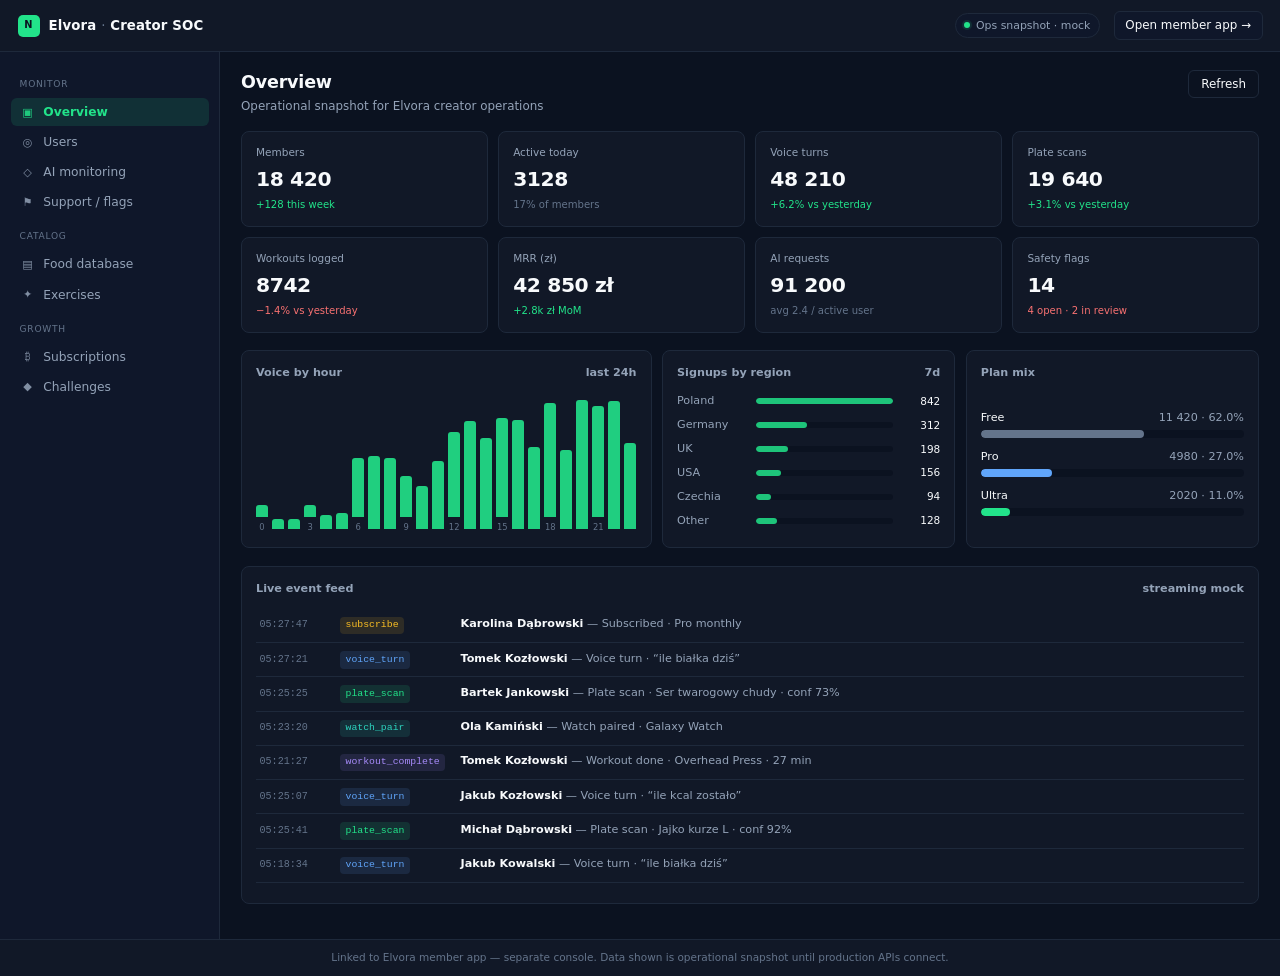
<file: creator_soc/index.html>
<!DOCTYPE html>
<html lang="en">
<head>
  <meta charset="UTF-8" />
  <meta name="viewport" content="width=device-width, initial-scale=1" />
  <meta name="description" content="Elvora Creator SOC — standalone ops / admin console" />
  <title>Elvora · Creator SOC</title>
  <link rel="stylesheet" href="assets/style.css" />
</head>
<body>
  <div class="app">
    <header class="topbar">
      <div class="topbar-brand">
        <span class="brand-mark">N</span>
        <span>Elvora <span class="brand-sep">·</span> Creator SOC</span>
      </div>
      <div class="topbar-right">
        <span class="status-pill"><span class="status-dot"></span> Ops snapshot · mock</span>
        <a id="member-app-link" class="member-link" href="http://localhost:8080">Open member app →</a>
      </div>
    </header>

    <nav class="sidebar" aria-label="Console sections">
      <div class="nav-label">Monitor</div>
      <button type="button" class="nav-item active" data-section="overview"><span class="nav-icon">▣</span> Overview</button>
      <button type="button" class="nav-item" data-section="users"><span class="nav-icon">◎</span> Users</button>
      <button type="button" class="nav-item" data-section="ai"><span class="nav-icon">◇</span> AI monitoring</button>
      <button type="button" class="nav-item" data-section="support"><span class="nav-icon">⚑</span> Support / flags</button>

      <div class="nav-label">Catalog</div>
      <button type="button" class="nav-item" data-section="food"><span class="nav-icon">▤</span> Food database</button>
      <button type="button" class="nav-item" data-section="exercises"><span class="nav-icon">✦</span> Exercises</button>

      <div class="nav-label">Growth</div>
      <button type="button" class="nav-item" data-section="subscriptions"><span class="nav-icon">₿</span> Subscriptions</button>
      <button type="button" class="nav-item" data-section="challenges"><span class="nav-icon">◆</span> Challenges</button>
    </nav>

    <main class="main">
      <!-- Overview -->
      <section id="section-overview" class="section active">
        <div class="section-header">
          <div>
            <h1>Overview</h1>
            <p class="section-sub">Operational snapshot for Elvora creator operations</p>
          </div>
          <div class="toolbar">
            <button type="button" class="btn btn-ghost" onclick="location.reload()">Refresh</button>
          </div>
        </div>

        <div class="kpi-grid">
          <div class="kpi-card" data-kpi="members">
            <div class="kpi-label">Members</div>
            <div class="kpi-value">—</div>
            <div class="kpi-delta">—</div>
          </div>
          <div class="kpi-card" data-kpi="activeToday">
            <div class="kpi-label">Active today</div>
            <div class="kpi-value">—</div>
            <div class="kpi-delta">—</div>
          </div>
          <div class="kpi-card" data-kpi="voiceTurns">
            <div class="kpi-label">Voice turns</div>
            <div class="kpi-value">—</div>
            <div class="kpi-delta">—</div>
          </div>
          <div class="kpi-card" data-kpi="plateScans">
            <div class="kpi-label">Plate scans</div>
            <div class="kpi-value">—</div>
            <div class="kpi-delta">—</div>
          </div>
          <div class="kpi-card" data-kpi="workouts">
            <div class="kpi-label">Workouts logged</div>
            <div class="kpi-value">—</div>
            <div class="kpi-delta">—</div>
          </div>
          <div class="kpi-card" data-kpi="mrr">
            <div class="kpi-label">MRR (zł)</div>
            <div class="kpi-value">—</div>
            <div class="kpi-delta">—</div>
          </div>
          <div class="kpi-card" data-kpi="aiRequests">
            <div class="kpi-label">AI requests</div>
            <div class="kpi-value">—</div>
            <div class="kpi-delta">—</div>
          </div>
          <div class="kpi-card" data-kpi="safetyFlags">
            <div class="kpi-label">Safety flags</div>
            <div class="kpi-value">—</div>
            <div class="kpi-delta">—</div>
          </div>
        </div>

        <div class="charts-row">
          <div class="panel">
            <div class="panel-title">Voice by hour <span>last 24h</span></div>
            <div id="chart-voice" class="chart-bars" aria-label="Voice turns by hour"></div>
          </div>
          <div class="panel">
            <div class="panel-title">Signups by region <span>7d</span></div>
            <div id="chart-regions" class="region-list"></div>
          </div>
          <div class="panel">
            <div class="panel-title">Plan mix</div>
            <div id="chart-plans" class="plan-mix"></div>
          </div>
        </div>

        <div class="panel feed-panel">
          <div class="panel-title">Live event feed <span>streaming mock</span></div>
          <div id="live-feed" class="feed-list"></div>
        </div>
      </section>

      <!-- Users -->
      <section id="section-users" class="section">
        <div class="section-header">
          <div>
            <h1>Users</h1>
            <p class="section-sub" id="users-count">—</p>
          </div>
          <div class="toolbar">
            <input id="user-search" class="search-input" type="search" placeholder="Search name, country, plan…" />
          </div>
        </div>
        <div class="table-wrap">
          <table class="data">
            <thead>
              <tr>
                <th>Name</th>
                <th>Country</th>
                <th>Plan</th>
                <th>Last active</th>
                <th>ID</th>
              </tr>
            </thead>
            <tbody id="users-tbody"></tbody>
          </table>
        </div>
      </section>

      <!-- Food database -->
      <section id="section-food" class="section">
        <div class="section-header">
          <div>
            <h1>Food database</h1>
            <p class="section-sub">Catalog entries used by plate scan / nutrition</p>
          </div>
          <div class="toolbar">
            <input id="food-search" class="search-input" type="search" placeholder="Search name or barcode…" />
          </div>
        </div>
        <div class="table-wrap">
          <table class="data">
            <thead>
              <tr>
                <th>Barcode</th>
                <th>Name</th>
                <th>Brand</th>
                <th>kcal</th>
                <th>Protein</th>
                <th>Per</th>
              </tr>
            </thead>
            <tbody id="foods-tbody"></tbody>
          </table>
        </div>
      </section>

      <!-- Exercises -->
      <section id="section-exercises" class="section">
        <div class="section-header">
          <div>
            <h1>Exercises</h1>
            <p class="section-sub">Movement library for workout logging</p>
          </div>
          <div class="toolbar">
            <input id="exercise-search" class="search-input" type="search" placeholder="Search name, muscle, equipment…" />
          </div>
        </div>
        <div class="table-wrap">
          <table class="data">
            <thead>
              <tr>
                <th>Name</th>
                <th>Muscle</th>
                <th>Equipment</th>
              </tr>
            </thead>
            <tbody id="exercises-tbody"></tbody>
          </table>
        </div>
      </section>

      <!-- AI monitoring -->
      <section id="section-ai" class="section">
        <div class="section-header">
          <div>
            <h1>AI monitoring</h1>
            <p class="section-sub">Request volume, latency, confidence, and safety</p>
          </div>
        </div>
        <div class="stats-grid">
          <div class="stat-card">
            <h3>Requests / day</h3>
            <div class="val">91 200</div>
            <div class="hint">+4.1% vs 7-day avg</div>
          </div>
          <div class="stat-card">
            <h3>Avg latency</h3>
            <div class="val">1.42 s</div>
            <div class="hint">p95 · 3.8 s</div>
          </div>
          <div class="stat-card">
            <h3>Food confidence</h3>
            <div class="val">87.4%</div>
            <div class="hint">plate vision avg</div>
          </div>
          <div class="stat-card">
            <h3>Cost / user</h3>
            <div class="val">0.18 zł</div>
            <div class="hint">trailing 30d blended</div>
          </div>
          <div class="stat-card">
            <h3>Safety incidents</h3>
            <div class="val">14</div>
            <div class="hint">4 open · see Support</div>
          </div>
          <div class="stat-card">
            <h3>Error rate</h3>
            <div class="val">0.62%</div>
            <div class="hint">timeouts + schema</div>
          </div>
        </div>
        <div class="panel">
          <div class="panel-title">Model mix (mock)</div>
          <div class="plan-mix" style="min-height:auto">
            <div class="plan-row">
              <div class="plan-meta"><span>Vision · plate</span><span>38%</span></div>
              <div class="plan-track"><div class="plan-fill ultra" style="width:38%"></div></div>
            </div>
            <div class="plan-row">
              <div class="plan-meta"><span>Voice NLU</span><span>41%</span></div>
              <div class="plan-track"><div class="plan-fill pro" style="width:41%"></div></div>
            </div>
            <div class="plan-row">
              <div class="plan-meta"><span>Coach chat</span><span>21%</span></div>
              <div class="plan-track"><div class="plan-fill free" style="width:21%"></div></div>
            </div>
          </div>
        </div>
      </section>

      <!-- Subscriptions -->
      <section id="section-subscriptions" class="section">
        <div class="section-header">
          <div>
            <h1>Subscriptions</h1>
            <p class="section-sub">Revenue, churn, and plan distribution</p>
          </div>
        </div>
        <div class="stats-grid">
          <div class="stat-card">
            <h3>MRR</h3>
            <div class="val">42 850 zł</div>
            <div class="hint">+2.8k zł MoM</div>
          </div>
          <div class="stat-card">
            <h3>ARR (run-rate)</h3>
            <div class="val">514 200 zł</div>
            <div class="hint">MRR × 12</div>
          </div>
          <div class="stat-card">
            <h3>Monthly churn</h3>
            <div class="val">3.4%</div>
            <div class="hint">paid plans</div>
          </div>
          <div class="stat-card">
            <h3>Free</h3>
            <div class="val">11 420</div>
            <div class="hint">62.0% of members</div>
          </div>
          <div class="stat-card">
            <h3>Pro</h3>
            <div class="val">4 980</div>
            <div class="hint">27.0% · 39.9 zł / mo</div>
          </div>
          <div class="stat-card">
            <h3>Ultra</h3>
            <div class="val">2 020</div>
            <div class="hint">11.0% · 79.9 zł / mo</div>
          </div>
        </div>
        <div class="panel">
          <div class="panel-title">Notes</div>
          <p style="font-size:0.85rem;color:var(--text-muted);line-height:1.55">
            Mock Stripe-style view. Connect billing webhooks and entitlement APIs when production
            backends are ready. Member app subscription UX remains in the Flutter product; this
            console only observes and reports.
          </p>
        </div>
      </section>

      <!-- Challenges -->
      <section id="section-challenges" class="section">
        <div class="section-header">
          <div>
            <h1>Challenges</h1>
            <p class="section-sub">Create and list engagement campaigns</p>
          </div>
        </div>
        <form id="challenge-form">
          <div class="form-grid">
            <div class="field">
              <label for="ch-title">Title</label>
              <input id="ch-title" type="text" placeholder="e.g. Weekend push" required />
            </div>
            <div class="field">
              <label for="ch-goal">Goal</label>
              <input id="ch-goal" type="text" placeholder="e.g. Complete 3 workouts" required />
            </div>
            <div class="field">
              <label for="ch-starts">Starts</label>
              <input id="ch-starts" type="date" required />
            </div>
            <div class="field">
              <label for="ch-ends">Ends</label>
              <input id="ch-ends" type="date" required />
            </div>
          </div>
          <div class="form-actions">
            <button type="submit" class="btn btn-primary">Create challenge</button>
            <button type="reset" class="btn">Clear</button>
          </div>
        </form>
        <div class="table-wrap">
          <table class="data">
            <thead>
              <tr>
                <th>Title</th>
                <th>Goal</th>
                <th>Window</th>
                <th>Enrolled</th>
                <th>Status</th>
              </tr>
            </thead>
            <tbody id="challenges-tbody"></tbody>
          </table>
        </div>
      </section>

      <!-- Support / flags -->
      <section id="section-support" class="section">
        <div class="section-header">
          <div>
            <h1>Support / flags</h1>
            <p class="section-sub">Safety, billing, and abuse queues</p>
          </div>
        </div>
        <div class="table-wrap">
          <table class="data">
            <thead>
              <tr>
                <th>ID</th>
                <th>Type</th>
                <th>User</th>
                <th>Detail</th>
                <th>Status</th>
                <th>Created</th>
              </tr>
            </thead>
            <tbody id="flags-tbody"></tbody>
          </table>
        </div>
      </section>
    </main>

    <footer class="footer">
      Linked to Elvora member app — separate console. Data shown is operational snapshot until production APIs connect.
    </footer>
  </div>

  <!-- Optional: set before app.js loads to override member app URL -->
  <!-- <script>window.NFLBOT_MEMBER_APP_URL = 'http://localhost:8080';</script> -->
  <script src="assets/app.js"></script>
</body>
</html>
</file>
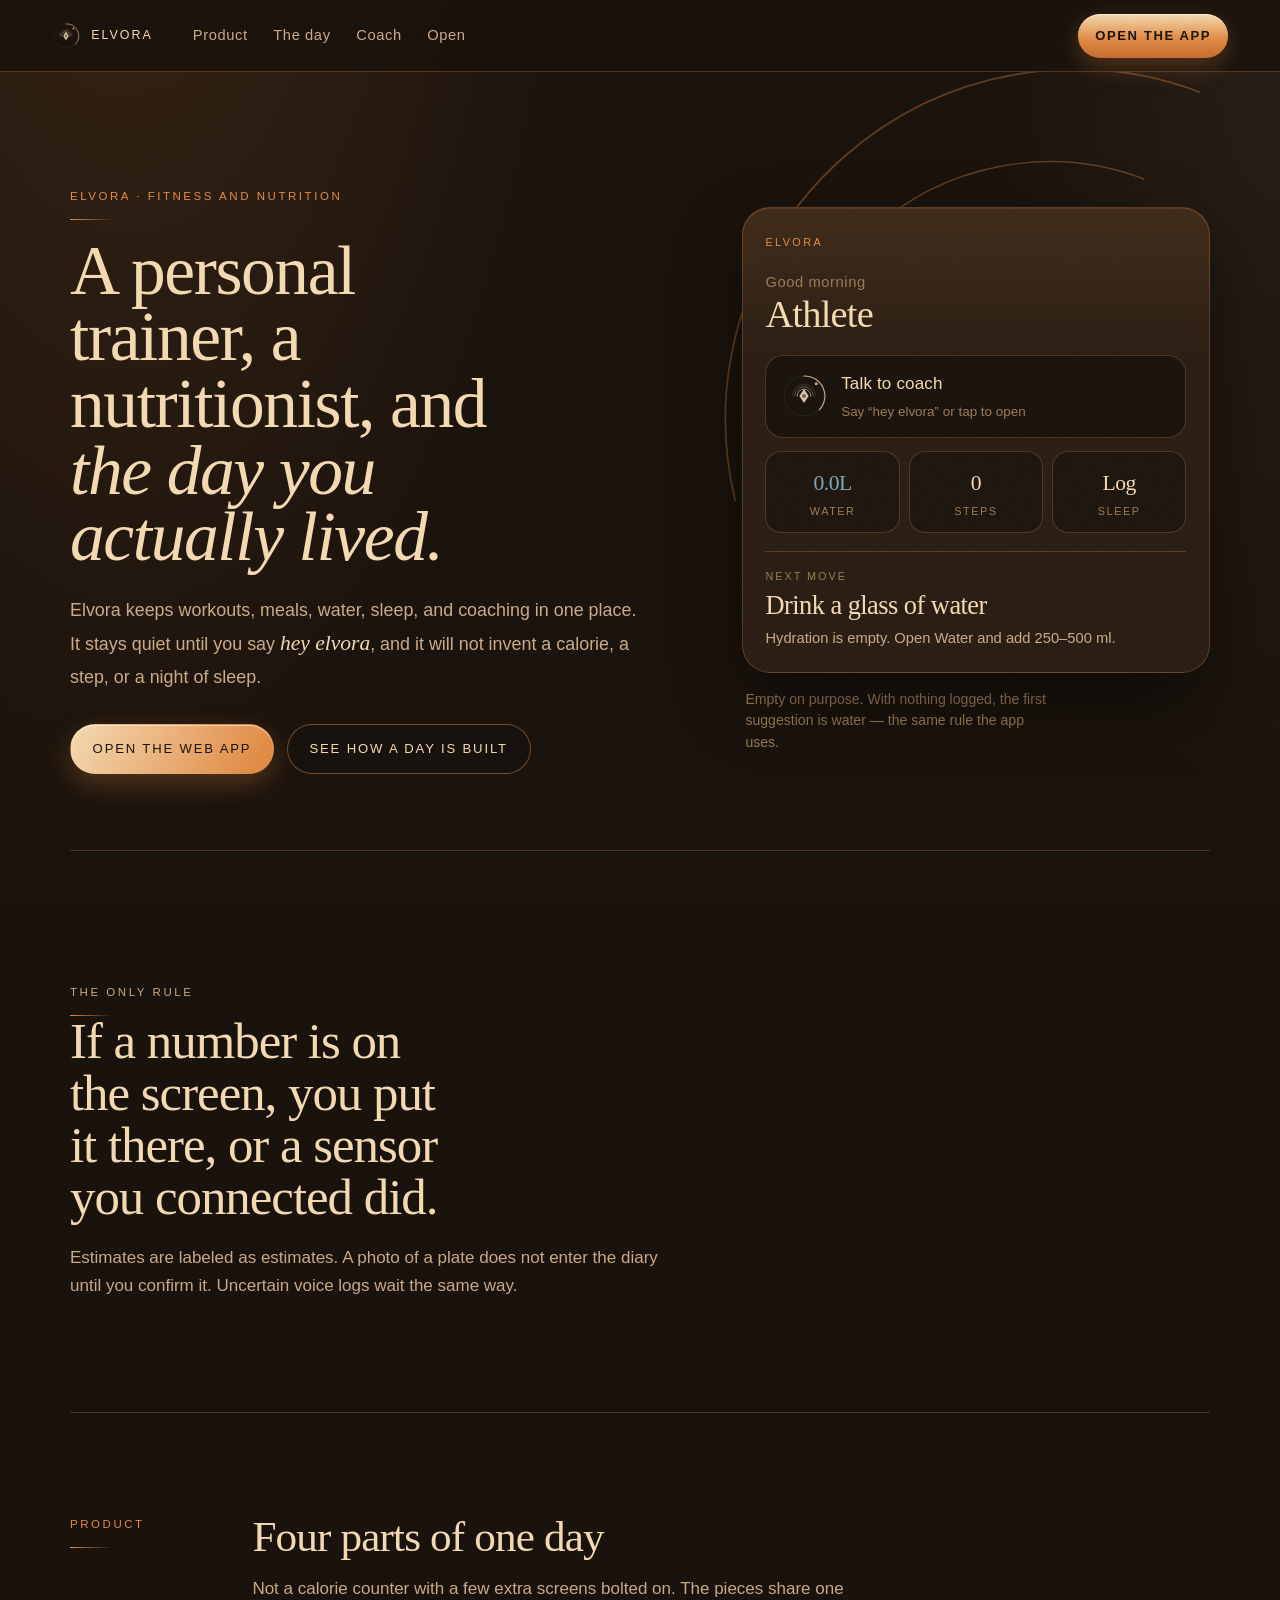
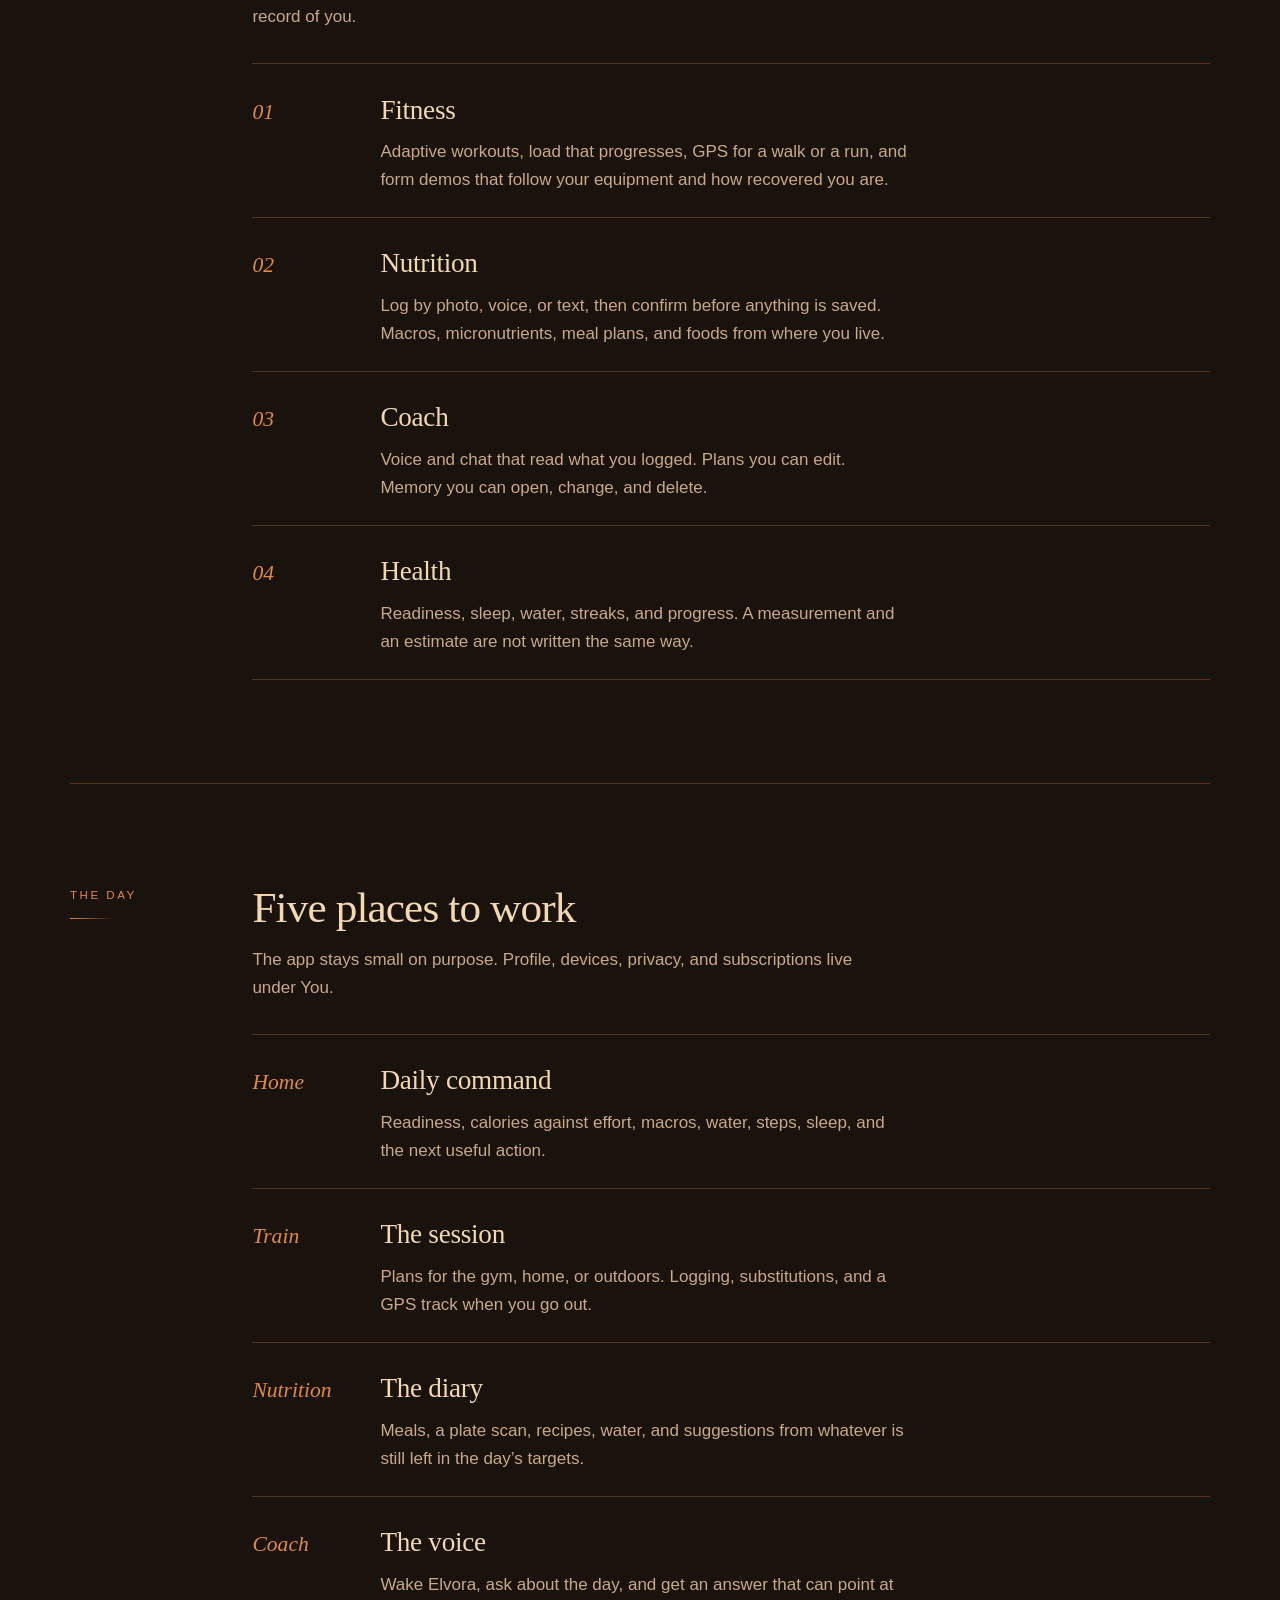
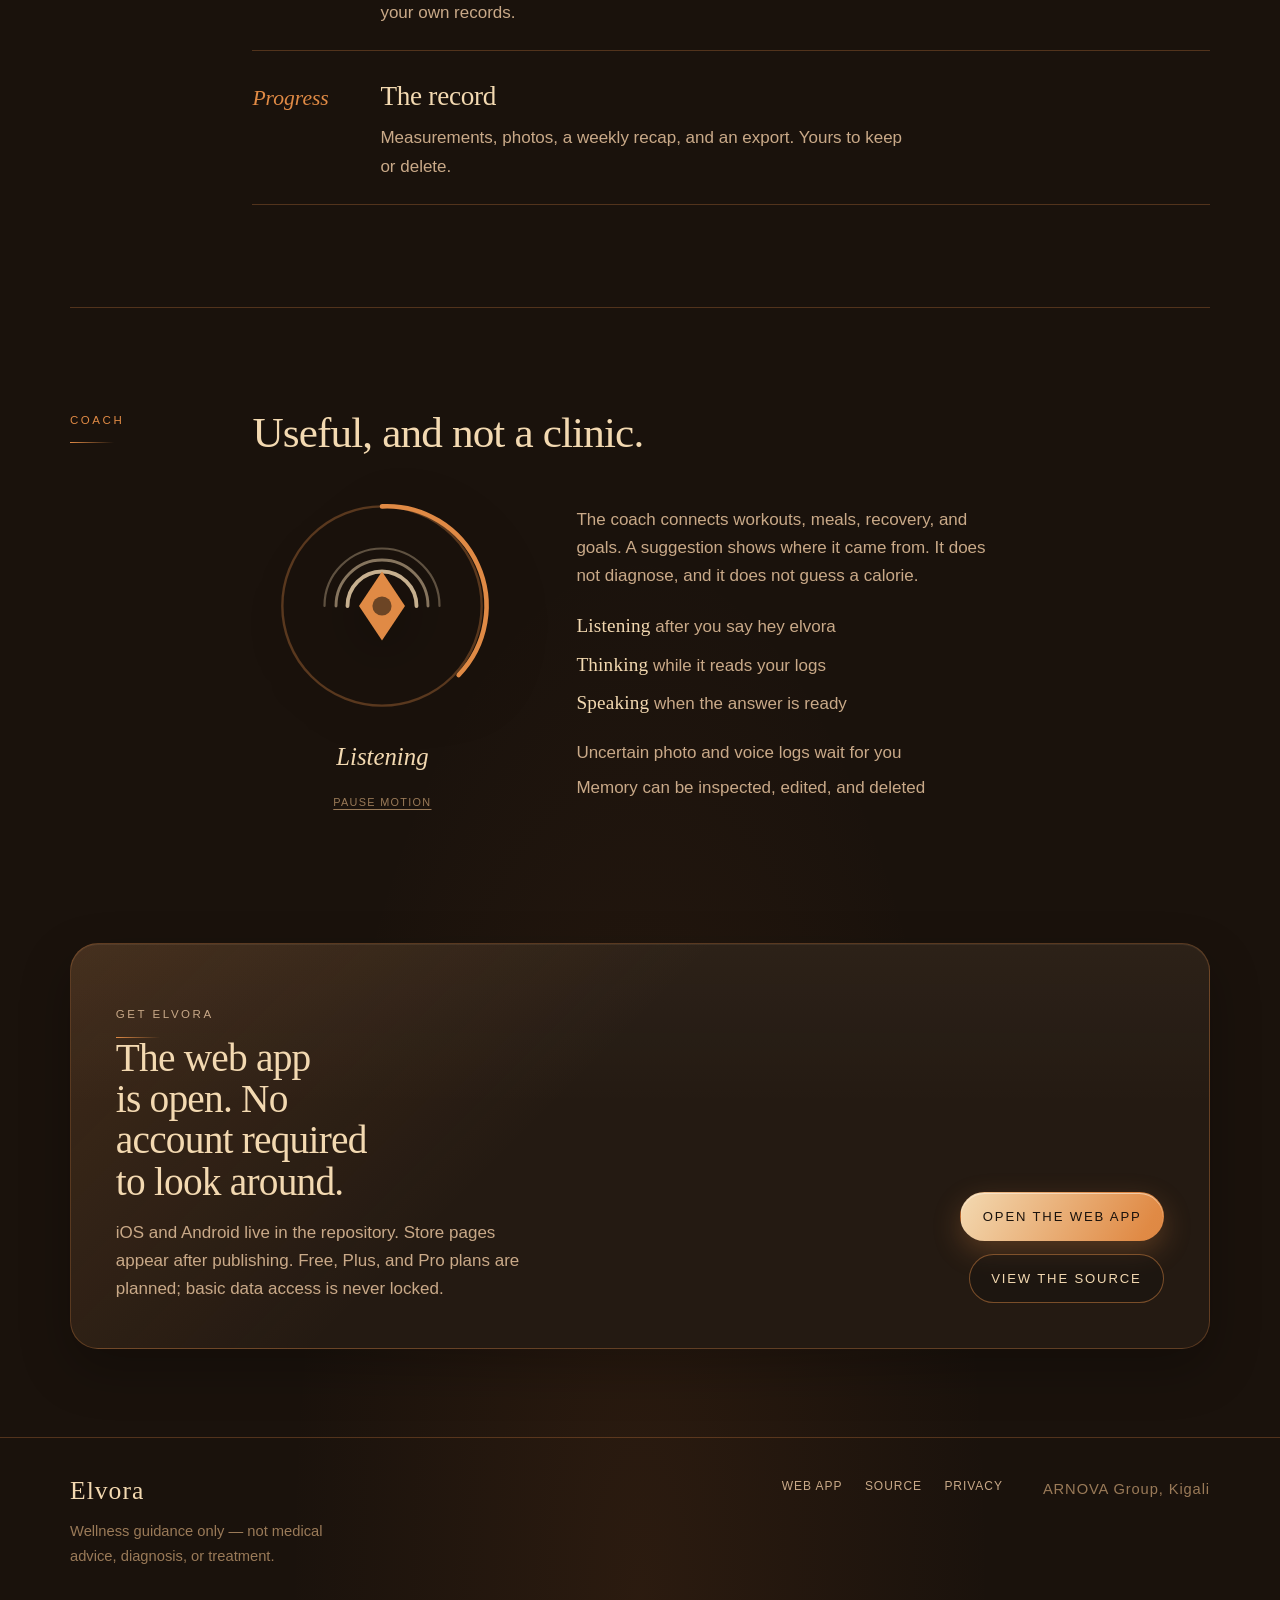
<file: website/index.html>
<!DOCTYPE html>
<html lang="en">
<head>
  <meta charset="utf-8">
  <meta name="viewport" content="width=device-width, initial-scale=1, viewport-fit=cover">
  <title>Elvora — fitness, nutrition, and a coach</title>
  <meta name="description" content="Elvora is a personal trainer, nutritionist, and health dashboard. Say hey elvora. It never invents a number you did not log.">
  <meta name="theme-color" content="#1A120C">
  <meta name="color-scheme" content="dark">
  <meta name="referrer" content="strict-origin-when-cross-origin">
  <meta
    http-equiv="Content-Security-Policy"
    content="default-src 'self'; script-src 'self'; style-src 'self' 'unsafe-inline' https://fonts.googleapis.com; font-src https://fonts.gstatic.com; img-src 'self' data:; connect-src 'self'; base-uri 'self'; form-action 'self'"
  >
  <link rel="canonical" href="https://arnold-rg.github.io/nfl-bot/">
  <link rel="icon" href="assets/branding/favicon.svg" type="image/svg+xml">
  <meta property="og:type" content="website">
  <meta property="og:site_name" content="Elvora">
  <meta property="og:title" content="Elvora — fitness, nutrition, and a coach">
  <meta property="og:description" content="A personal trainer, a nutritionist, and the day you actually lived. Say hey elvora.">
  <meta property="og:url" content="https://arnold-rg.github.io/nfl-bot/">
  <meta property="og:image" content="https://arnold-rg.github.io/nfl-bot/assets/og.png">
  <meta property="og:image:width" content="1200">
  <meta property="og:image:height" content="630">
  <meta property="og:image:alt" content="Elvora. A personal trainer, a nutritionist, and the day you actually lived.">
  <meta name="twitter:card" content="summary_large_image">
  <meta name="twitter:title" content="Elvora — fitness, nutrition, and a coach">
  <meta name="twitter:description" content="A personal trainer, a nutritionist, and the day you actually lived. Say hey elvora.">
  <meta name="twitter:image" content="https://arnold-rg.github.io/nfl-bot/assets/og.png">
  <meta name="twitter:image:alt" content="Elvora. A personal trainer, a nutritionist, and the day you actually lived.">
  <link rel="preconnect" href="https://fonts.googleapis.com">
  <link rel="preconnect" href="https://fonts.gstatic.com" crossorigin>
  <link href="https://fonts.googleapis.com/css2?family=Cormorant+Garamond:ital,wght@0,500;0,600;1,500&family=Outfit:wght@300;400;500;600&display=swap" rel="stylesheet">
  <link rel="stylesheet" href="assets/arnova/arnova-base.css">
  <link rel="stylesheet" href="assets/css/styles.css">
  <script type="application/ld+json">
  {
    "@context": "https://schema.org",
    "@type": "SoftwareApplication",
    "name": "Elvora",
    "applicationCategory": "HealthApplication",
    "operatingSystem": "Web, Android, iOS",
    "url": "https://arnold-rg.github.io/nfl-bot/app/",
    "description": "Personal trainer, nutritionist, and health dashboard. Wake the coach with hey elvora. Numbers come from your logs.",
    "offers": {
      "@type": "Offer",
      "price": "0",
      "priceCurrency": "USD"
    }
  }
  </script>
</head>
<body>
  <a class="skip" href="#content">Skip to content</a>

  <header class="bar">
    <a class="brand" href="#top">
      <img src="assets/branding/coach-mark.svg" alt="" width="28" height="28">
      <span class="brand__name">Elvora</span>
    </a>
    <nav class="bar__nav" id="site-nav" aria-label="Primary">
      <a href="#product">Product</a>
      <a href="#day">The day</a>
      <a href="#coach">Coach</a>
      <a href="#open">Open</a>
    </nav>
    <a class="bar__open" href="app/">
      <span class="wide">Open the app</span>
      <span class="short">Open</span>
    </a>
    <button class="menu" type="button" aria-expanded="false" aria-controls="site-nav">
      <span class="menu__label">Menu</span>
    </button>
  </header>

  <main id="content">
    <div class="wrap">
      <section class="hero arn-stagger" id="top">
        <svg class="hero__arc" viewBox="0 0 400 400" aria-hidden="true">
          <path d="M28 340a250 250 0 0 1 332-292" fill="none" stroke="currentColor" stroke-width="1.25"/>
          <path d="M70 340a190 190 0 0 1 250-230" fill="none" stroke="currentColor" stroke-width="1"/>
        </svg>
        <div class="hero__copy">
          <p class="kicker arn-reveal arn-brand">Elvora · fitness and nutrition</p>
          <h1 class="arn-reveal">A personal trainer, a nutritionist, and <em>the day you actually lived.</em></h1>
          <p class="lede arn-reveal">
            Elvora keeps workouts, meals, water, sleep, and coaching in one place.
            It stays quiet until you say <em>hey elvora</em>, and it will not invent a calorie, a step, or a night of sleep.
          </p>
          <div class="hero__actions arn-cta arn-reveal">
            <a class="btn btn--fill arn-btn arn-btn-primary" href="app/">Open the web app</a>
            <a class="btn btn--ghost arn-btn arn-btn-ghost" href="#day">See how a day is built</a>
          </div>
        </div>

        <figure class="specimen">
          <div class="specimen__screen" aria-hidden="true">
            <p class="specimen__mark">Elvora</p>
            <p class="specimen__greet" id="greet">Good morning</p>
            <p class="specimen__name">Athlete</p>
            <div class="specimen__coach">
              <img src="assets/branding/coach-mark.svg" alt="" width="46" height="46">
              <div>
                <strong>Talk to coach</strong>
                <span>Say “hey elvora” or tap to open</span>
              </div>
            </div>
            <ul class="specimen__vitals">
              <li><b>0.0L</b><span>Water</span></li>
              <li><b>0</b><span>Steps</span></li>
              <li><b>Log</b><span>Sleep</span></li>
            </ul>
            <div class="specimen__next">
              <p>Next move</p>
              <strong>Drink a glass of water</strong>
              <span>Hydration is empty. Open Water and add 250–500 ml.</span>
            </div>
          </div>
          <figcaption>
            Empty on purpose. With nothing logged, the first suggestion is water — the same rule the app uses.
          </figcaption>
        </figure>
      </section>

      <section class="rule" aria-labelledby="rule-title">
        <p class="kicker">The only rule</p>
        <h2 id="rule-title">If a number is on the screen, you put it there, or a sensor you connected did.</h2>
        <p>
          Estimates are labeled as estimates. A photo of a plate does not enter the diary until you confirm it.
          Uncertain voice logs wait the same way.
        </p>
      </section>

      <section class="block" id="product" aria-labelledby="product-title">
        <p class="kicker">Product</p>
        <div>
          <h2 id="product-title">Four parts of one day</h2>
          <p class="block__intro">Not a calorie counter with a few extra screens bolted on. The pieces share one record of you.</p>
          <ol class="ledger">
            <li>
              <span class="ledger__n">01</span>
              <div>
                <h3>Fitness</h3>
                <p>Adaptive workouts, load that progresses, GPS for a walk or a run, and form demos that follow your equipment and how recovered you are.</p>
              </div>
            </li>
            <li>
              <span class="ledger__n">02</span>
              <div>
                <h3>Nutrition</h3>
                <p>Log by photo, voice, or text, then confirm before anything is saved. Macros, micronutrients, meal plans, and foods from where you live.</p>
              </div>
            </li>
            <li>
              <span class="ledger__n">03</span>
              <div>
                <h3>Coach</h3>
                <p>Voice and chat that read what you logged. Plans you can edit. Memory you can open, change, and delete.</p>
              </div>
            </li>
            <li>
              <span class="ledger__n">04</span>
              <div>
                <h3>Health</h3>
                <p>Readiness, sleep, water, streaks, and progress. A measurement and an estimate are not written the same way.</p>
              </div>
            </li>
          </ol>
        </div>
      </section>

      <section class="block" id="day" aria-labelledby="day-title">
        <p class="kicker">The day</p>
        <div>
          <h2 id="day-title">Five places to work</h2>
          <p class="block__intro">The app stays small on purpose. Profile, devices, privacy, and subscriptions live under You.</p>
          <ol class="ledger">
            <li>
              <span class="ledger__n">Home</span>
              <div>
                <h3>Daily command</h3>
                <p>Readiness, calories against effort, macros, water, steps, sleep, and the next useful action.</p>
              </div>
            </li>
            <li>
              <span class="ledger__n">Train</span>
              <div>
                <h3>The session</h3>
                <p>Plans for the gym, home, or outdoors. Logging, substitutions, and a GPS track when you go out.</p>
              </div>
            </li>
            <li>
              <span class="ledger__n">Nutrition</span>
              <div>
                <h3>The diary</h3>
                <p>Meals, a plate scan, recipes, water, and suggestions from whatever is still left in the day’s targets.</p>
              </div>
            </li>
            <li>
              <span class="ledger__n">Coach</span>
              <div>
                <h3>The voice</h3>
                <p>Wake Elvora, ask about the day, and get an answer that can point at your own records.</p>
              </div>
            </li>
            <li>
              <span class="ledger__n">Progress</span>
              <div>
                <h3>The record</h3>
                <p>Measurements, photos, a weekly recap, and an export. Yours to keep or delete.</p>
              </div>
            </li>
          </ol>
        </div>
      </section>

      <section class="block" id="coach" aria-labelledby="coach-title">
        <p class="kicker">Coach</p>
        <div>
          <h2 id="coach-title">Useful, and not a clinic.</h2>
          <div class="coach">
            <div class="coach__stage">
              <svg class="signal" id="signal" viewBox="0 0 120 120" data-state="listening" role="img" aria-label="Elvora signal mark, shown listening">
                <circle class="signal__ring" cx="60" cy="60" r="52"/>
                <path class="signal__arc" d="M60 8a52 52 0 0 1 40 88"/>
                <g class="signal__waves">
                  <path d="M42 60a18 18 0 0 1 36 0"/>
                  <path d="M36 60a24 24 0 0 1 48 0"/>
                  <path d="M30 60a30 30 0 0 1 60 0"/>
                </g>
                <path class="signal__gem" d="M60 42 L72 60 L60 78 L48 60 Z"/>
                <circle cx="60" cy="60" r="5" fill="#0C0C0B" opacity="0.55"/>
              </svg>
              <p class="signal__now" id="signal-state">Listening</p>
              <button class="text-btn" type="button" id="signal-pause" aria-pressed="false">Pause motion</button>
            </div>
            <div class="coach__copy">
              <p>
                The coach connects workouts, meals, recovery, and goals. A suggestion shows where it came from.
                It does not diagnose, and it does not guess a calorie.
              </p>
              <ul class="states">
                <li><strong>Listening</strong> after you say hey elvora</li>
                <li><strong>Thinking</strong> while it reads your logs</li>
                <li><strong>Speaking</strong> when the answer is ready</li>
              </ul>
              <ul class="plain">
                <li>Uncertain photo and voice logs wait for you</li>
                <li>Memory can be inspected, edited, and deleted</li>
              </ul>
            </div>
          </div>
        </div>
      </section>

      <section class="open" id="open" aria-labelledby="open-title">
        <div>
          <p class="kicker">Get Elvora</p>
          <h2 id="open-title">The web app is open. No account required to look around.</h2>
          <p>
            iOS and Android live in the repository. Store pages appear after publishing.
            Free, Plus, and Pro plans are planned; basic data access is never locked.
          </p>
        </div>
        <div class="open__actions">
          <a class="btn btn--fill" href="app/">Open the web app</a>
          <a class="btn btn--ghost" href="https://github.com/Arnold-RG/nfl-bot">View the source</a>
        </div>
      </section>
    </div>
  </main>

  <footer class="foot">
    <div class="wrap foot__grid">
      <div>
        <p class="foot__name">Elvora</p>
        <p class="foot__note">Wellness guidance only — not medical advice, diagnosis, or treatment.</p>
      </div>
      <nav class="foot__nav" aria-label="Footer">
        <a href="app/">Web app</a>
        <a href="https://github.com/Arnold-RG/nfl-bot">Source</a>
        <a href="privacy.html">Privacy</a>
      </nav>
      <p class="foot__place">ARNOVA Group, Kigali</p>
    </div>
  </footer>

  <script src="assets/arnova/arnova-secure.js" defer></script>
  <script src="assets/js/main.js" defer></script>
</body>
</html>
</file>
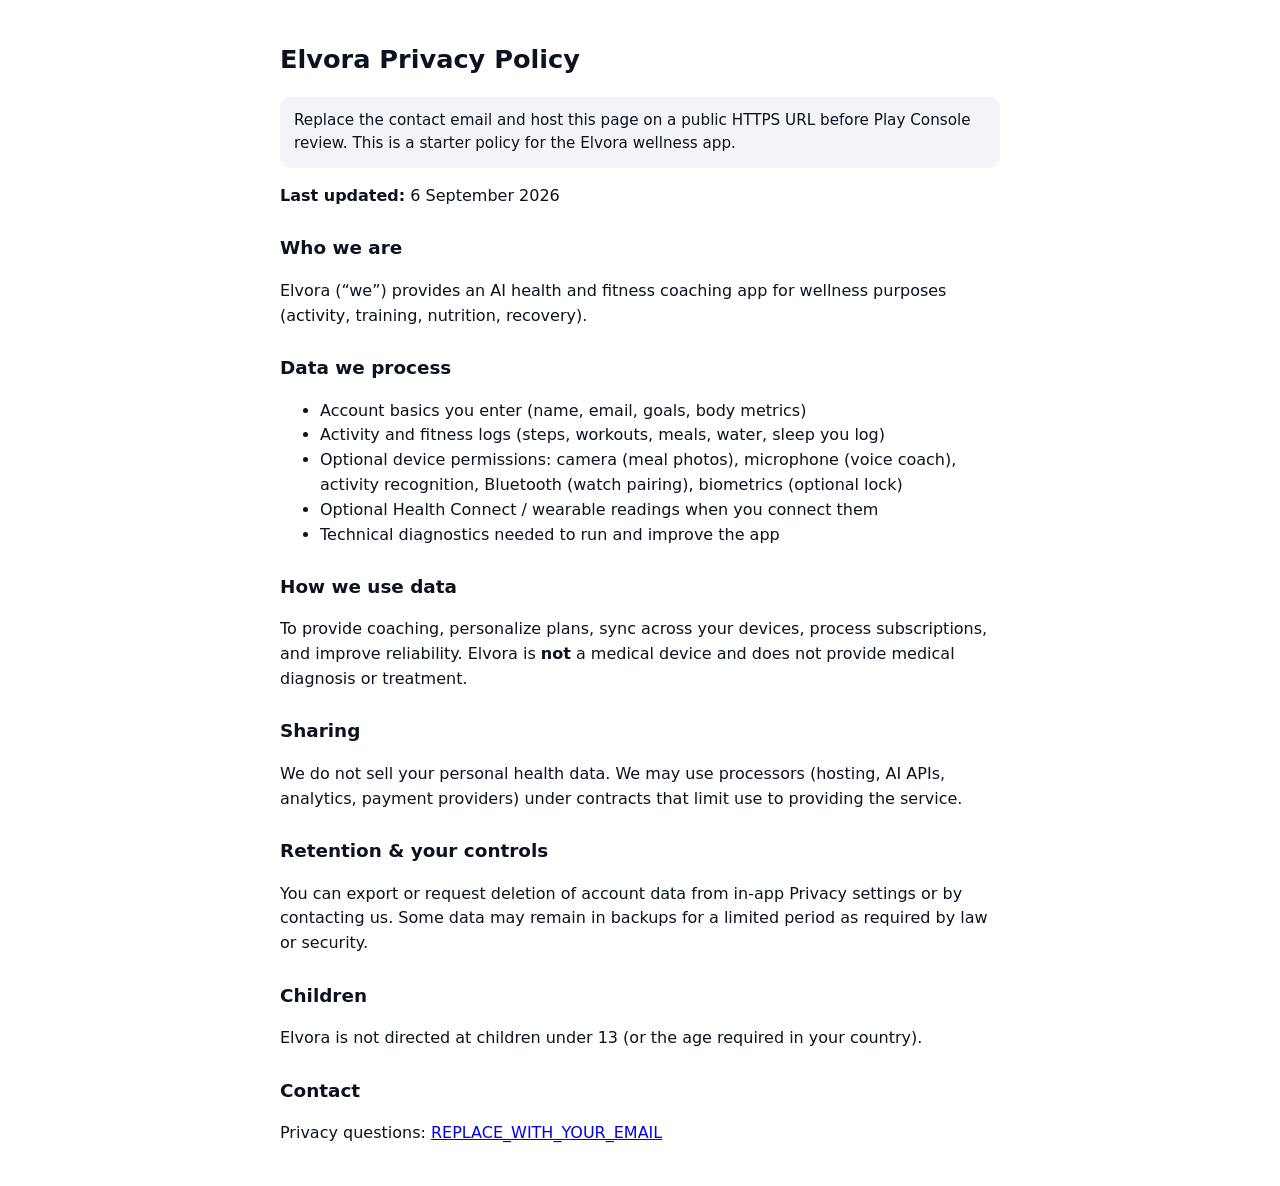
<file: docs/privacy_policy.html>
<!DOCTYPE html>
<html lang="en">
<head>
  <meta charset="UTF-8" />
  <meta name="viewport" content="width=device-width, initial-scale=1" />
  <title>Elvora — Privacy Policy</title>
  <style>
    body { font-family: system-ui, sans-serif; max-width: 720px; margin: 40px auto; padding: 0 20px; line-height: 1.55; color: #0B1220; }
    h1 { font-size: 1.6rem; }
    h2 { font-size: 1.15rem; margin-top: 1.6rem; }
    .note { background: #F2F4F8; padding: 12px 14px; border-radius: 10px; font-size: 0.95rem; }
  </style>
</head>
<body>
  <h1>Elvora Privacy Policy</h1>
  <p class="note">Replace the contact email and host this page on a public HTTPS URL before Play Console review. This is a starter policy for the Elvora wellness app.</p>
  <p><strong>Last updated:</strong> 6 September 2026</p>

  <h2>Who we are</h2>
  <p>Elvora (“we”) provides an AI health and fitness coaching app for wellness purposes (activity, training, nutrition, recovery).</p>

  <h2>Data we process</h2>
  <ul>
    <li>Account basics you enter (name, email, goals, body metrics)</li>
    <li>Activity and fitness logs (steps, workouts, meals, water, sleep you log)</li>
    <li>Optional device permissions: camera (meal photos), microphone (voice coach), activity recognition, Bluetooth (watch pairing), biometrics (optional lock)</li>
    <li>Optional Health Connect / wearable readings when you connect them</li>
    <li>Technical diagnostics needed to run and improve the app</li>
  </ul>

  <h2>How we use data</h2>
  <p>To provide coaching, personalize plans, sync across your devices, process subscriptions, and improve reliability. Elvora is <strong>not</strong> a medical device and does not provide medical diagnosis or treatment.</p>

  <h2>Sharing</h2>
  <p>We do not sell your personal health data. We may use processors (hosting, AI APIs, analytics, payment providers) under contracts that limit use to providing the service.</p>

  <h2>Retention &amp; your controls</h2>
  <p>You can export or request deletion of account data from in-app Privacy settings or by contacting us. Some data may remain in backups for a limited period as required by law or security.</p>

  <h2>Children</h2>
  <p>Elvora is not directed at children under 13 (or the age required in your country).</p>

  <h2>Contact</h2>
  <p>Privacy questions: <a href="mailto:REPLACE_WITH_YOUR_EMAIL">REPLACE_WITH_YOUR_EMAIL</a></p>
</body>
</html>
</file>
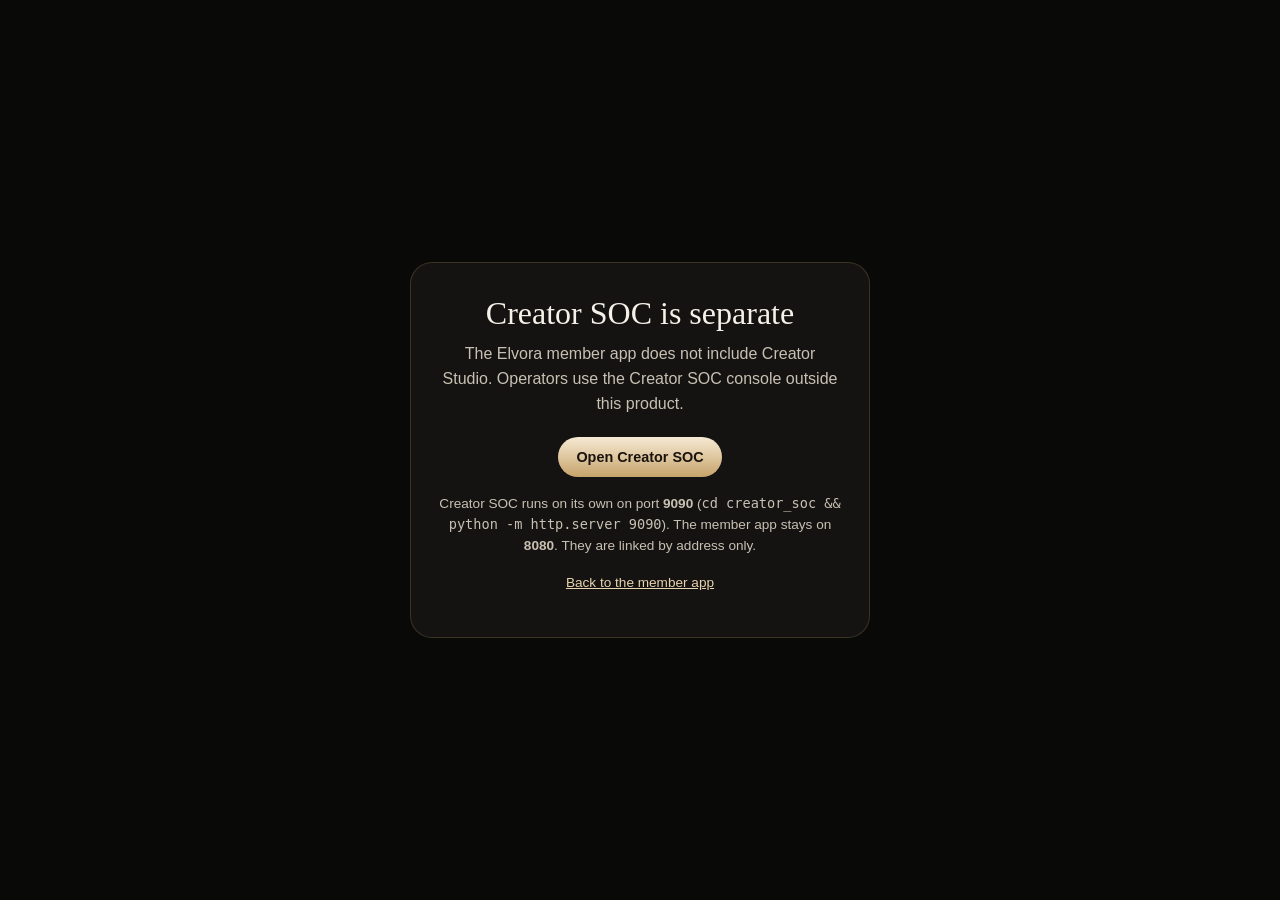
<file: web/studio.html>
<!DOCTYPE html>
<html lang="en">
<head>
  <meta charset="UTF-8">
  <meta name="viewport" content="width=device-width, initial-scale=1">
  <meta name="theme-color" content="#090908">
  <title>Elvora · Creator SOC</title>
  <style>
    * { box-sizing: border-box; }
    body {
      margin: 0;
      min-height: 100vh;
      display: grid;
      place-items: center;
      font-family: "Segoe UI", "Avenir Next", sans-serif;
      background: #090908;
      color: #f6f1e8;
      padding: 24px;
    }
    .card {
      max-width: 460px;
      background: #141311;
      border: 1px solid rgba(198,163,106,0.22);
      border-radius: 22px;
      padding: 32px 28px;
      text-align: center;
    }
    h1 {
      margin: 0 0 10px;
      font-family: Palatino, Georgia, serif;
      font-weight: 500;
      font-size: 2rem;
    }
    p { margin: 0 0 12px; color: #c9c0b3; line-height: 1.55; font-weight: 300; }
    a.btn {
      display: inline-block;
      margin-top: 8px;
      color: #1a140e;
      background: linear-gradient(180deg, #f6ead4, #c6a36a);
      text-decoration: none;
      font-weight: 600;
      font-size: 0.9rem;
      padding: 12px 18px;
      border-radius: 999px;
    }
    .note { font-size: 0.85rem; margin-top: 16px; }
    .quiet { color: #e7d3ae; }
  </style>
</head>
<body>
  <main class="card">
    <h1>Creator SOC is separate</h1>
    <p>The Elvora member app does not include Creator Studio. Operators use the Creator SOC console outside this product.</p>
    <a class="btn" href="http://localhost:9090">Open Creator SOC</a>
    <p class="note">
      Creator SOC runs on its own on port <strong>9090</strong>
      (<code>cd creator_soc && python -m http.server 9090</code>).
      The member app stays on <strong>8080</strong>. They are linked by address only.
    </p>
    <p class="note"><a class="quiet" href="/">Back to the member app</a></p>
  </main>
</body>
</html>
</file>
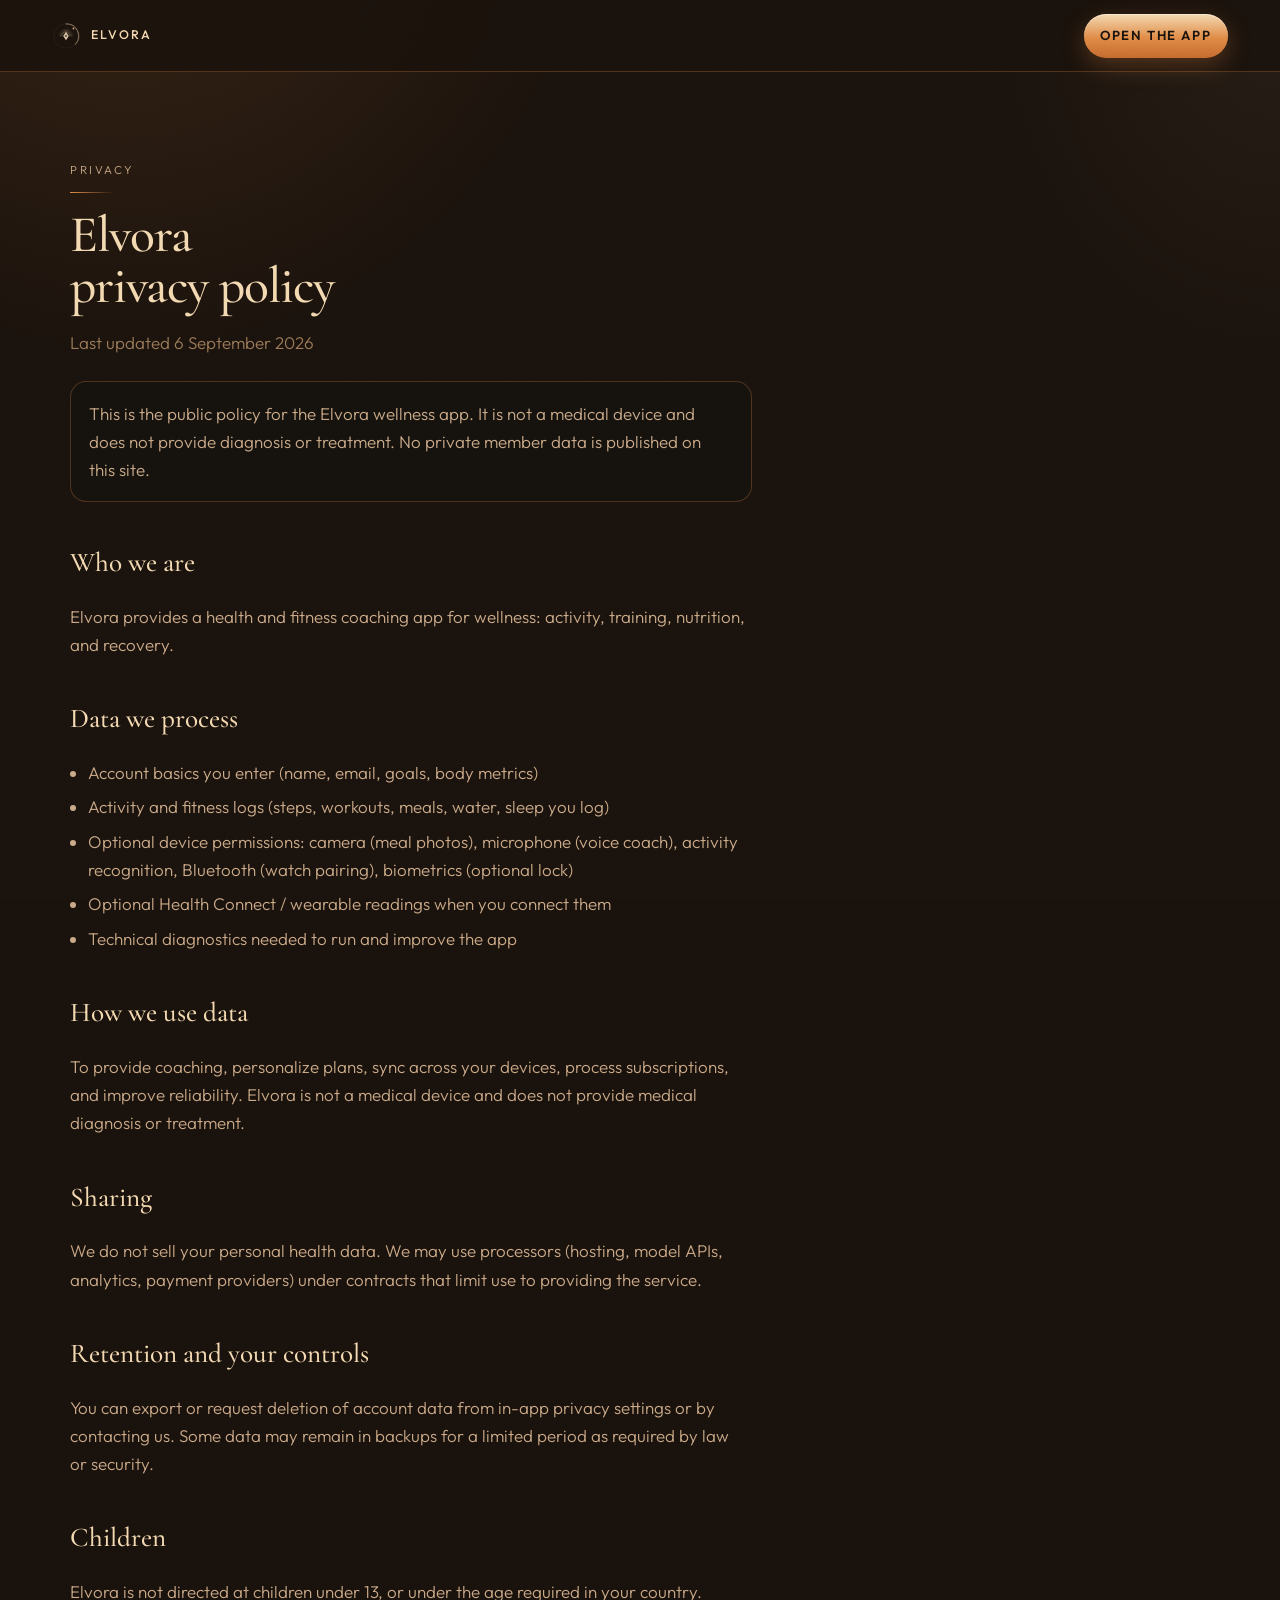
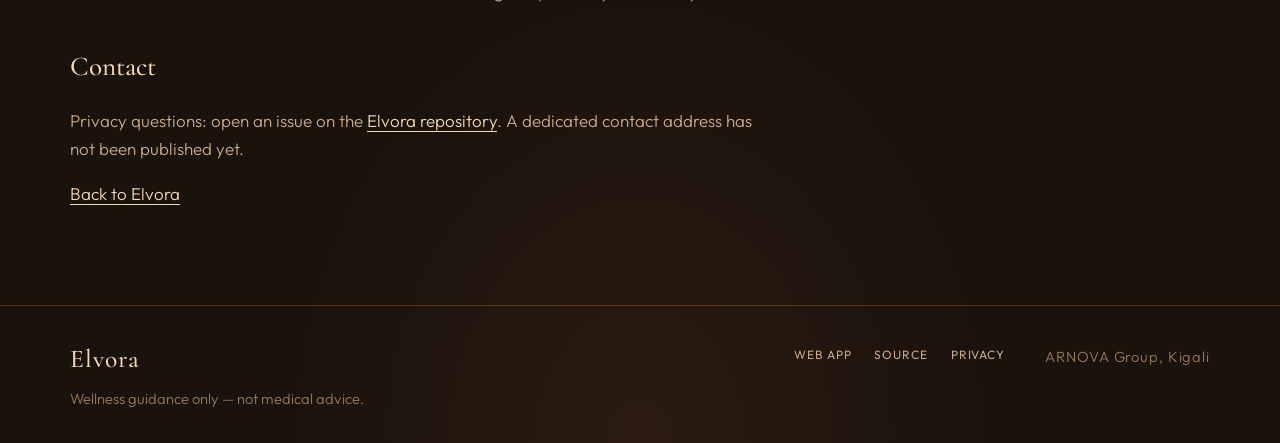
<file: website/privacy.html>
<!DOCTYPE html>
<html lang="en">
<head>
  <meta charset="utf-8">
  <meta name="viewport" content="width=device-width, initial-scale=1, viewport-fit=cover">
  <title>Privacy — Elvora</title>
  <meta name="description" content="How Elvora handles account, fitness, and nutrition data. Wellness guidance only — not a medical device.">
  <meta name="theme-color" content="#0C0C0B">
  <meta name="referrer" content="strict-origin-when-cross-origin">
  <link rel="canonical" href="https://arnold-rg.github.io/nfl-bot/privacy.html">
  <link rel="icon" href="assets/branding/favicon.svg" type="image/svg+xml">
  <meta property="og:title" content="Privacy — Elvora">
  <meta property="og:description" content="How Elvora handles account, fitness, and nutrition data.">
  <meta property="og:url" content="https://arnold-rg.github.io/nfl-bot/privacy.html">
  <meta property="og:type" content="article">
  <meta property="og:image" content="https://arnold-rg.github.io/nfl-bot/assets/og.png">
  <link rel="preconnect" href="https://fonts.googleapis.com">
  <link rel="preconnect" href="https://fonts.gstatic.com" crossorigin>
  <link href="https://fonts.googleapis.com/css2?family=Cormorant+Garamond:ital,wght@0,500;0,600;1,500&family=Outfit:wght@300;400;500;600&display=swap" rel="stylesheet">
  <link rel="stylesheet" href="assets/arnova/arnova-base.css">
  <link rel="stylesheet" href="assets/css/styles.css">
</head>
<body>
  <a class="skip" href="#content">Skip to content</a>
  <header class="bar">
    <a class="brand" href="index.html">
      <img src="assets/branding/coach-mark.svg" alt="" width="28" height="28">
      <span class="brand__name">Elvora</span>
    </a>
    <a class="bar__open" href="app/">
      <span class="wide">Open the app</span>
      <span class="short">Open</span>
    </a>
  </header>
  <main id="content">
    <article class="wrap doc">
      <p class="kicker">Privacy</p>
      <h1>Elvora privacy policy</h1>
      <p class="updated">Last updated 6 September 2026</p>
      <p class="note">
        This is the public policy for the Elvora wellness app. It is not a medical device and does not provide diagnosis or treatment.
        No private member data is published on this site.
      </p>

      <h2>Who we are</h2>
      <p>Elvora provides a health and fitness coaching app for wellness: activity, training, nutrition, and recovery.</p>

      <h2>Data we process</h2>
      <ul>
        <li>Account basics you enter (name, email, goals, body metrics)</li>
        <li>Activity and fitness logs (steps, workouts, meals, water, sleep you log)</li>
        <li>Optional device permissions: camera (meal photos), microphone (voice coach), activity recognition, Bluetooth (watch pairing), biometrics (optional lock)</li>
        <li>Optional Health Connect / wearable readings when you connect them</li>
        <li>Technical diagnostics needed to run and improve the app</li>
      </ul>

      <h2>How we use data</h2>
      <p>To provide coaching, personalize plans, sync across your devices, process subscriptions, and improve reliability. Elvora is not a medical device and does not provide medical diagnosis or treatment.</p>

      <h2>Sharing</h2>
      <p>We do not sell your personal health data. We may use processors (hosting, model APIs, analytics, payment providers) under contracts that limit use to providing the service.</p>

      <h2>Retention and your controls</h2>
      <p>You can export or request deletion of account data from in-app privacy settings or by contacting us. Some data may remain in backups for a limited period as required by law or security.</p>

      <h2>Children</h2>
      <p>Elvora is not directed at children under 13, or under the age required in your country.</p>

      <h2>Contact</h2>
      <p>Privacy questions: open an issue on the <a href="https://github.com/Arnold-RG/nfl-bot">Elvora repository</a>. A dedicated contact address has not been published yet.</p>
      <p><a href="index.html">Back to Elvora</a></p>
    </article>
  </main>
  <footer class="foot">
    <div class="wrap foot__grid">
      <div>
        <p class="foot__name">Elvora</p>
        <p class="foot__note">Wellness guidance only — not medical advice.</p>
      </div>
      <nav class="foot__nav" aria-label="Footer">
        <a href="app/">Web app</a>
        <a href="https://github.com/Arnold-RG/nfl-bot">Source</a>
        <a href="privacy.html">Privacy</a>
      </nav>
      <p class="foot__place">ARNOVA Group, Kigali</p>
    </div>
  </footer>
</body>
</html>
</file>
<file: creator_soc/assets/style.css>
/* Elvora · Creator SOC — ops console styles */
:root {
  --bg: #0B1220;
  --bg-elevated: #111827;
  --bg-panel: #0F172A;
  --bg-hover: #1A2332;
  --border: #1E293B;
  --border-strong: #334155;
  --text: #F8FAFC;
  --text-muted: #94A3B8;
  --text-dim: #64748B;
  --accent: #22E38A;
  --accent-dim: rgba(34, 227, 138, 0.12);
  --accent-border: rgba(34, 227, 138, 0.35);
  --danger: #F87171;
  --danger-dim: rgba(248, 113, 113, 0.12);
  --warn: #FBBF24;
  --warn-dim: rgba(251, 191, 36, 0.12);
  --info: #60A5FA;
  --info-dim: rgba(96, 165, 250, 0.12);
  --radius: 8px;
  --font: "Segoe UI", system-ui, -apple-system, sans-serif;
  --mono: "Cascadia Code", "Consolas", "SF Mono", monospace;
  --sidebar-w: 220px;
  --topbar-h: 52px;
}

*,
*::before,
*::after {
  box-sizing: border-box;
  margin: 0;
  padding: 0;
}

html {
  font-size: 14px;
}

body {
  font-family: var(--font);
  background: var(--bg);
  color: var(--text);
  min-height: 100vh;
  line-height: 1.45;
  -webkit-font-smoothing: antialiased;
}

a {
  color: var(--accent);
  text-decoration: none;
}

a:hover {
  text-decoration: underline;
}

button {
  font-family: inherit;
  cursor: pointer;
  border: none;
  background: none;
  color: inherit;
}

input,
select,
textarea {
  font-family: inherit;
  font-size: 0.928rem;
  color: var(--text);
  background: var(--bg);
  border: 1px solid var(--border);
  border-radius: 6px;
  padding: 0.45rem 0.7rem;
  outline: none;
}

input:focus,
select:focus,
textarea:focus {
  border-color: var(--accent);
  box-shadow: 0 0 0 2px var(--accent-dim);
}

/* —— Layout —— */
.app {
  display: grid;
  grid-template-columns: var(--sidebar-w) 1fr;
  grid-template-rows: var(--topbar-h) 1fr auto;
  min-height: 100vh;
}

.topbar {
  grid-column: 1 / -1;
  display: flex;
  align-items: center;
  justify-content: space-between;
  padding: 0 1.25rem;
  background: var(--bg-elevated);
  border-bottom: 1px solid var(--border);
  z-index: 20;
}

.topbar-brand {
  display: flex;
  align-items: center;
  gap: 0.65rem;
  font-weight: 600;
  font-size: 0.95rem;
  letter-spacing: 0.01em;
}

.brand-mark {
  width: 22px;
  height: 22px;
  border-radius: 5px;
  background: var(--accent);
  display: grid;
  place-items: center;
  color: var(--bg);
  font-size: 0.7rem;
  font-weight: 800;
}

.brand-sep {
  color: var(--text-dim);
  font-weight: 400;
}

.topbar-right {
  display: flex;
  align-items: center;
  gap: 1rem;
}

.status-pill {
  display: inline-flex;
  align-items: center;
  gap: 0.4rem;
  font-size: 0.78rem;
  color: var(--text-muted);
  padding: 0.25rem 0.6rem;
  border-radius: 999px;
  border: 1px solid var(--border);
  background: var(--bg-panel);
}

.status-dot {
  width: 6px;
  height: 6px;
  border-radius: 50%;
  background: var(--accent);
  box-shadow: 0 0 0 2px var(--accent-dim);
}

.member-link {
  font-size: 0.85rem;
  font-weight: 500;
  color: var(--text);
  padding: 0.35rem 0.75rem;
  border-radius: 6px;
  border: 1px solid var(--border);
  background: var(--bg-panel);
  transition: border-color 0.15s, background 0.15s;
}

.member-link:hover {
  border-color: var(--accent-border);
  background: var(--accent-dim);
  text-decoration: none;
  color: var(--accent);
}

/* —— Sidebar —— */
.sidebar {
  background: var(--bg-panel);
  border-right: 1px solid var(--border);
  padding: 1rem 0.75rem;
  display: flex;
  flex-direction: column;
  gap: 0.15rem;
}

.nav-label {
  font-size: 0.65rem;
  text-transform: uppercase;
  letter-spacing: 0.08em;
  color: var(--text-dim);
  padding: 0.5rem 0.65rem 0.35rem;
  margin-top: 0.35rem;
}

.nav-item {
  display: flex;
  align-items: center;
  gap: 0.55rem;
  padding: 0.5rem 0.65rem;
  border-radius: 6px;
  font-size: 0.875rem;
  color: var(--text-muted);
  text-align: left;
  width: 100%;
  transition: background 0.12s, color 0.12s;
}

.nav-item:hover {
  background: var(--bg-hover);
  color: var(--text);
}

.nav-item.active {
  background: var(--accent-dim);
  color: var(--accent);
  font-weight: 550;
}

.nav-icon {
  width: 16px;
  text-align: center;
  opacity: 0.85;
  font-size: 0.8rem;
}

/* —— Main —— */
.main {
  padding: 1.25rem 1.5rem 2rem;
  overflow-y: auto;
  background: var(--bg);
}

.section {
  display: none;
}

.section.active {
  display: block;
}

.section-header {
  display: flex;
  align-items: flex-start;
  justify-content: space-between;
  gap: 1rem;
  margin-bottom: 1.15rem;
}

.section-header h1 {
  font-size: 1.25rem;
  font-weight: 600;
  letter-spacing: -0.01em;
}

.section-sub {
  color: var(--text-muted);
  font-size: 0.85rem;
  margin-top: 0.2rem;
}

.toolbar {
  display: flex;
  align-items: center;
  gap: 0.5rem;
  flex-wrap: wrap;
}

.btn {
  display: inline-flex;
  align-items: center;
  gap: 0.35rem;
  padding: 0.45rem 0.85rem;
  border-radius: 6px;
  font-size: 0.85rem;
  font-weight: 500;
  border: 1px solid var(--border);
  background: var(--bg-elevated);
  color: var(--text);
  transition: background 0.12s, border-color 0.12s;
}

.btn:hover {
  background: var(--bg-hover);
  border-color: var(--border-strong);
}

.btn-primary {
  background: var(--accent);
  color: var(--bg);
  border-color: var(--accent);
  font-weight: 600;
}

.btn-primary:hover {
  filter: brightness(1.05);
  background: var(--accent);
}

.btn-ghost {
  background: transparent;
}

/* —— KPI cards —— */
.kpi-grid {
  display: grid;
  grid-template-columns: repeat(4, 1fr);
  gap: 0.75rem;
  margin-bottom: 1.25rem;
}

.kpi-card {
  background: var(--bg-elevated);
  border: 1px solid var(--border);
  border-radius: var(--radius);
  padding: 0.9rem 1rem;
}

.kpi-label {
  font-size: 0.75rem;
  color: var(--text-muted);
  margin-bottom: 0.35rem;
}

.kpi-value {
  font-size: 1.45rem;
  font-weight: 650;
  letter-spacing: -0.02em;
  font-variant-numeric: tabular-nums;
}

.kpi-delta {
  font-size: 0.72rem;
  margin-top: 0.3rem;
  color: var(--text-dim);
}

.kpi-delta.up {
  color: var(--accent);
}

.kpi-delta.down {
  color: var(--danger);
}

/* —— Charts —— */
.charts-row {
  display: grid;
  grid-template-columns: 1.4fr 1fr 1fr;
  gap: 0.75rem;
  margin-bottom: 1.25rem;
}

.panel {
  background: var(--bg-elevated);
  border: 1px solid var(--border);
  border-radius: var(--radius);
  padding: 1rem;
}

.panel-title {
  font-size: 0.8rem;
  font-weight: 600;
  color: var(--text-muted);
  margin-bottom: 0.85rem;
  display: flex;
  justify-content: space-between;
  align-items: center;
}

.chart-bars {
  display: flex;
  align-items: flex-end;
  gap: 4px;
  height: 140px;
  padding-top: 0.5rem;
}

.bar-col {
  flex: 1;
  display: flex;
  flex-direction: column;
  align-items: center;
  height: 100%;
  justify-content: flex-end;
  gap: 4px;
}

.bar {
  width: 100%;
  max-width: 28px;
  background: var(--accent);
  border-radius: 3px 3px 0 0;
  min-height: 2px;
  opacity: 0.9;
  transition: height 0.4s ease;
}

.bar-label {
  font-size: 0.6rem;
  color: var(--text-dim);
  font-variant-numeric: tabular-nums;
}

.region-list {
  display: flex;
  flex-direction: column;
  gap: 0.55rem;
}

.region-row {
  display: grid;
  grid-template-columns: 72px 1fr 40px;
  align-items: center;
  gap: 0.5rem;
  font-size: 0.8rem;
}

.region-name {
  color: var(--text-muted);
}

.region-track {
  height: 6px;
  background: var(--bg);
  border-radius: 3px;
  overflow: hidden;
}

.region-fill {
  height: 100%;
  background: var(--accent);
  border-radius: 3px;
  opacity: 0.85;
}

.region-val {
  text-align: right;
  font-variant-numeric: tabular-nums;
  color: var(--text);
  font-size: 0.75rem;
}

.plan-mix {
  display: flex;
  flex-direction: column;
  gap: 0.75rem;
  justify-content: center;
  min-height: 140px;
}

.plan-row {
  display: flex;
  flex-direction: column;
  gap: 0.3rem;
}

.plan-meta {
  display: flex;
  justify-content: space-between;
  font-size: 0.8rem;
}

.plan-meta span:last-child {
  font-variant-numeric: tabular-nums;
  color: var(--text-muted);
}

.plan-track {
  height: 8px;
  background: var(--bg);
  border-radius: 4px;
  overflow: hidden;
}

.plan-fill {
  height: 100%;
  border-radius: 4px;
}

.plan-fill.free {
  background: var(--text-dim);
}

.plan-fill.pro {
  background: var(--info);
}

.plan-fill.ultra {
  background: var(--accent);
}

/* —— Live feed —— */
.feed-panel {
  margin-bottom: 0.5rem;
}

.feed-list {
  max-height: 280px;
  overflow-y: auto;
  display: flex;
  flex-direction: column;
  gap: 0;
}

.feed-item {
  display: grid;
  grid-template-columns: 70px 110px 1fr;
  gap: 0.75rem;
  padding: 0.55rem 0.25rem;
  border-bottom: 1px solid var(--border);
  font-size: 0.8rem;
  align-items: baseline;
}

.feed-item:last-child {
  border-bottom: none;
}

.feed-time {
  font-family: var(--mono);
  font-size: 0.72rem;
  color: var(--text-dim);
}

.feed-type {
  font-family: var(--mono);
  font-size: 0.7rem;
  padding: 0.12rem 0.4rem;
  border-radius: 4px;
  width: fit-content;
}

.feed-type.voice_turn {
  background: var(--info-dim);
  color: var(--info);
}

.feed-type.plate_scan {
  background: var(--accent-dim);
  color: var(--accent);
}

.feed-type.workout_complete {
  background: rgba(167, 139, 250, 0.12);
  color: #A78BFA;
}

.feed-type.subscribe {
  background: var(--warn-dim);
  color: var(--warn);
}

.feed-type.watch_pair {
  background: rgba(45, 212, 191, 0.12);
  color: #2DD4BF;
}

.feed-type.ai_error {
  background: var(--danger-dim);
  color: var(--danger);
}

.feed-msg {
  color: var(--text-muted);
}

.feed-msg strong {
  color: var(--text);
  font-weight: 550;
}

/* —— Tables —— */
.table-wrap {
  overflow-x: auto;
  border: 1px solid var(--border);
  border-radius: var(--radius);
  background: var(--bg-elevated);
}

table.data {
  width: 100%;
  border-collapse: collapse;
  font-size: 0.85rem;
}

table.data th {
  text-align: left;
  padding: 0.65rem 0.9rem;
  font-size: 0.72rem;
  text-transform: uppercase;
  letter-spacing: 0.04em;
  color: var(--text-dim);
  border-bottom: 1px solid var(--border);
  background: var(--bg-panel);
  font-weight: 600;
  white-space: nowrap;
}

table.data td {
  padding: 0.65rem 0.9rem;
  border-bottom: 1px solid var(--border);
  vertical-align: middle;
}

table.data tr:last-child td {
  border-bottom: none;
}

table.data tbody tr:hover td {
  background: var(--bg-hover);
}

.badge {
  display: inline-block;
  font-size: 0.7rem;
  font-weight: 600;
  padding: 0.15rem 0.45rem;
  border-radius: 4px;
}

.badge.free {
  background: rgba(100, 116, 139, 0.2);
  color: var(--text-muted);
}

.badge.pro {
  background: var(--info-dim);
  color: var(--info);
}

.badge.ultra {
  background: var(--accent-dim);
  color: var(--accent);
}

.badge.open {
  background: var(--danger-dim);
  color: var(--danger);
}

.badge.resolved {
  background: var(--accent-dim);
  color: var(--accent);
}

.badge.review {
  background: var(--warn-dim);
  color: var(--warn);
}

.search-input {
  min-width: 220px;
}

/* —— Stats grid (AI / Subs) —— */
.stats-grid {
  display: grid;
  grid-template-columns: repeat(3, 1fr);
  gap: 0.75rem;
  margin-bottom: 1.15rem;
}

.stat-card {
  background: var(--bg-elevated);
  border: 1px solid var(--border);
  border-radius: var(--radius);
  padding: 1rem;
}

.stat-card h3 {
  font-size: 0.75rem;
  color: var(--text-muted);
  font-weight: 500;
  margin-bottom: 0.4rem;
}

.stat-card .val {
  font-size: 1.35rem;
  font-weight: 650;
  font-variant-numeric: tabular-nums;
}

.stat-card .hint {
  font-size: 0.72rem;
  color: var(--text-dim);
  margin-top: 0.25rem;
}

/* —— Challenges form —— */
.form-grid {
  display: grid;
  grid-template-columns: 1fr 1fr;
  gap: 0.75rem;
  margin-bottom: 1rem;
}

.form-grid.full {
  grid-template-columns: 1fr;
}

.field label {
  display: block;
  font-size: 0.75rem;
  color: var(--text-muted);
  margin-bottom: 0.3rem;
}

.field input,
.field select,
.field textarea {
  width: 100%;
}

.field textarea {
  min-height: 72px;
  resize: vertical;
}

.form-actions {
  display: flex;
  gap: 0.5rem;
  margin-bottom: 1.25rem;
}

.empty-hint {
  color: var(--text-dim);
  font-size: 0.85rem;
  padding: 1.5rem;
  text-align: center;
}

/* —— Footer —— */
.footer {
  grid-column: 1 / -1;
  padding: 0.75rem 1.25rem;
  border-top: 1px solid var(--border);
  background: var(--bg-elevated);
  font-size: 0.75rem;
  color: var(--text-dim);
  text-align: center;
}

/* —— Responsive —— */
@media (max-width: 1100px) {
  .kpi-grid {
    grid-template-columns: repeat(2, 1fr);
  }

  .charts-row {
    grid-template-columns: 1fr;
  }

  .stats-grid {
    grid-template-columns: 1fr 1fr;
  }
}

@media (max-width: 800px) {
  .app {
    grid-template-columns: 1fr;
  }

  .sidebar {
    flex-direction: row;
    flex-wrap: wrap;
    border-right: none;
    border-bottom: 1px solid var(--border);
    padding: 0.5rem;
    gap: 0.25rem;
  }

  .nav-label {
    display: none;
  }

  .nav-item {
    padding: 0.4rem 0.55rem;
    font-size: 0.78rem;
  }

  .feed-item {
    grid-template-columns: 60px 1fr;
  }

  .feed-type {
    grid-column: 2;
  }

  .feed-msg {
    grid-column: 1 / -1;
  }
}
</file>
<file: website/assets/arnova/arnova-base.css>
/* Arnova shared responsive + motion baseline (Jitter/Unsection/ScreensDesign inspired) */
:root {
  --arn-space-1: clamp(0.25rem, 0.4vw, 0.4rem);
  --arn-space-2: clamp(0.5rem, 1vw, 0.75rem);
  --arn-space-3: clamp(0.85rem, 1.6vw, 1.25rem);
  --arn-space-4: clamp(1.25rem, 2.5vw, 2rem);
  --arn-space-5: clamp(2rem, 4vw, 3.5rem);
  --arn-space-6: clamp(3rem, 7vw, 6rem);
  --arn-radius: clamp(12px, 1.5vw, 20px);
  --arn-touch: 44px;
  --arn-ease: cubic-bezier(0.22, 1, 0.36, 1);
  --arn-max: 1120px;
  --arn-safe-t: env(safe-area-inset-top, 0px);
  --arn-safe-r: env(safe-area-inset-right, 0px);
  --arn-safe-b: env(safe-area-inset-bottom, 0px);
  --arn-safe-l: env(safe-area-inset-left, 0px);
}

*,
*::before,
*::after { box-sizing: border-box; }

html {
  -webkit-text-size-adjust: 100%;
  text-size-adjust: 100%;
  scroll-behavior: smooth;
}

body {
  margin: 0;
  min-height: 100dvh;
  overflow-x: hidden;
  padding-left: var(--arn-safe-l);
  padding-right: var(--arn-safe-r);
}

img, video, svg, canvas {
  max-width: 100%;
  height: auto;
  display: block;
}

button, a, input, select, textarea {
  min-height: var(--arn-touch);
  font: inherit;
}

.arn-skip {
  position: absolute;
  left: -999px;
  top: 0;
  background: #111;
  color: #fff;
  padding: 0.75rem 1rem;
  z-index: 10000;
}
.arn-skip:focus { left: var(--arn-safe-l); top: var(--arn-safe-t); }

.arn-wrap {
  width: min(100% - 2 * var(--arn-space-3), var(--arn-max));
  margin-inline: auto;
}

.arn-hero {
  min-height: 100dvh;
  min-height: 100svh;
  display: grid;
  align-content: end;
  padding:
    calc(var(--arn-space-6) + var(--arn-safe-t))
    var(--arn-space-3)
    calc(var(--arn-space-5) + var(--arn-safe-b));
  position: relative;
  isolation: isolate;
  overflow: hidden;
}

.arn-hero::before {
  content: "";
  position: absolute;
  inset: 0;
  z-index: -2;
  background:
    radial-gradient(120% 80% at 80% 10%, color-mix(in srgb, var(--arn-accent, #3d9a68) 35%, transparent), transparent 55%),
    radial-gradient(90% 70% at 10% 90%, color-mix(in srgb, var(--arn-accent-2, #c9a227) 22%, transparent), transparent 50%),
    var(--arn-hero-bg, #071018);
}

.arn-hero::after {
  content: "";
  position: absolute;
  inset: 0;
  z-index: -1;
  opacity: 0.35;
  pointer-events: none;
  background-image: url("data:image/svg+xml,%3Csvg viewBox='0 0 200 200' xmlns='http://www.w3.org/2000/svg'%3E%3Cfilter id='n'%3E%3CfeTurbulence type='fractalNoise' baseFrequency='0.85' numOctaves='3' stitchTiles='stitch'/%3E%3C/filter%3E%3Crect width='100%25' height='100%25' filter='url(%23n)' opacity='0.55'/%3E%3C/svg%3E");
  mix-blend-mode: soft-light;
}

.arn-brand {
  font-size: clamp(0.75rem, 1.5vw, 0.9rem);
  letter-spacing: 0.14em;
  text-transform: uppercase;
  font-weight: 600;
  margin: 0 0 var(--arn-space-2);
}

.arn-h1 {
  font-size: clamp(2rem, 6.5vw, 4.25rem);
  line-height: 1.05;
  letter-spacing: -0.03em;
  margin: 0 0 var(--arn-space-3);
  max-width: 16ch;
}

.arn-lead {
  font-size: clamp(1rem, 2.2vw, 1.2rem);
  line-height: 1.55;
  max-width: 38ch;
  margin: 0 0 var(--arn-space-4);
  opacity: 0.88;
}

.arn-cta {
  display: flex;
  flex-wrap: wrap;
  gap: var(--arn-space-2);
}

.arn-btn {
  display: inline-flex;
  align-items: center;
  justify-content: center;
  gap: 0.5rem;
  min-height: var(--arn-touch);
  padding: 0.7rem 1.25rem;
  border-radius: 999px;
  border: 1px solid transparent;
  text-decoration: none;
  font-weight: 650;
  cursor: pointer;
  transition: transform 0.25s var(--arn-ease), background 0.25s var(--arn-ease), border-color 0.25s var(--arn-ease);
}
.arn-btn:active { transform: scale(0.98); }
.arn-btn-primary {
  background: var(--arn-accent, #3d9a68);
  color: #fff;
}
.arn-btn-ghost {
  background: color-mix(in srgb, #fff 8%, transparent);
  border-color: color-mix(in srgb, #fff 22%, transparent);
  color: inherit;
}

.arn-reveal {
  opacity: 0;
  transform: translateY(18px);
  transition: opacity 0.7s var(--arn-ease), transform 0.7s var(--arn-ease);
}
.arn-reveal.is-in {
  opacity: 1;
  transform: none;
}

.arn-stagger > .arn-reveal:nth-child(1) { transition-delay: 0.05s; }
.arn-stagger > .arn-reveal:nth-child(2) { transition-delay: 0.12s; }
.arn-stagger > .arn-reveal:nth-child(3) { transition-delay: 0.19s; }
.arn-stagger > .arn-reveal:nth-child(4) { transition-delay: 0.26s; }

@media (prefers-reduced-motion: reduce) {
  html { scroll-behavior: auto; }
  .arn-reveal { opacity: 1; transform: none; transition: none; }
  .arn-btn { transition: none; }
}

@media (max-width: 480px) {
  .arn-cta { width: 100%; }
  .arn-cta .arn-btn { flex: 1 1 auto; }
}

@media (min-width: 1280px) {
  .arn-wrap { --arn-max: 1200px; }
}

@media (min-width: 1600px) {
  .arn-wrap { --arn-max: 1320px; }
}
</file>
<file: website/assets/css/styles.css>
﻿/* Elvora — warm clay · ember orange · sand (fitness / nutrition) */

:root {
  --arn-accent: #e08a45;
  --arn-accent-2: #f3d9b1;
  --arn-hero-bg: #1a120c;
  --bg: #1a120c;
  --bg-raise: #241a12;
  --card: #2a1e14;
  --lift: #342418;
  --ink: #f3d9b1;
  --muted: #c9a988;
  --faint: #9a7a58;
  --gold: #e08a45;
  --gold-soft: #f3d9b1;
  --gold-deep: #c46a2e;
  --jewel: #7ba8b8;
  --ember: #e08a45;
  --sand: #f3d9b1;
  --clay: #1a120c;
  --line: rgba(224, 138, 69, 0.28);
  --line-strong: rgba(224, 138, 69, 0.48);
  --ease: cubic-bezier(0.22, 1, 0.36, 1);
  --serif: "Cormorant Garamond", "Palatino Linotype", Palatino, "Times New Roman", serif;
  --sans: "Outfit", "Avenir Next", "Segoe UI", sans-serif;
  --measure: 1140px;
  --pad: clamp(1.25rem, 4.5vw, 3.25rem);
}

*, *::before, *::after { box-sizing: border-box; }

html {
  scroll-behavior: smooth;
  scroll-padding-top: 5.5rem;
  overflow-x: clip;
}

body {
  margin: 0;
  color: var(--ink);
  font-family: var(--sans);
  font-size: 1.0625rem;
  font-weight: 400;
  line-height: 1.65;
  background:
    radial-gradient(ellipse 70% 50% at 10% -10%, rgba(224, 138, 69, 0.18), transparent 55%),
    radial-gradient(ellipse 45% 35% at 100% 0%, rgba(243, 217, 177, 0.06), transparent 50%),
    radial-gradient(ellipse 50% 40% at 50% 100%, rgba(196, 106, 46, 0.1), transparent 55%),
    var(--bg);
  -webkit-font-smoothing: antialiased;
  text-rendering: optimizeLegibility;
}

body::before {
  content: "";
  position: fixed;
  inset: 0;
  z-index: 60;
  pointer-events: none;
  opacity: 0.14;
  mix-blend-mode: overlay;
  background-image: url("data:image/svg+xml;utf8,<svg xmlns='http://www.w3.org/2000/svg' width='160' height='160'><filter id='n'><feTurbulence type='fractalNoise' baseFrequency='0.8' numOctaves='2' stitchTiles='stitch'/></filter><rect width='100%' height='100%' filter='url(%23n)' opacity='0.55'/></svg>");
}

@media (min-width: 1800px) {
  html { font-size: 118%; }
}
@media (min-width: 2400px) {
  html { font-size: 136%; }
}

img { max-width: 100%; display: block; }
a { color: inherit; text-decoration-thickness: 1px; text-underline-offset: 0.22em; }
button, a { font: inherit; }
h1, h2, h3, p { text-wrap: pretty; }
h1, h2 { text-wrap: balance; }

:focus { outline: none; }
:focus-visible {
  outline: 2px solid var(--gold-soft);
  outline-offset: 3px;
}

::selection {
  background: var(--gold);
  color: #1a140e;
}

.skip {
  position: absolute;
  left: var(--pad);
  top: 0;
  transform: translateY(-140%);
  z-index: 80;
  background: var(--ink);
  color: #1a140e;
  padding: 0.7rem 1rem;
  border-radius: 999px;
  font-weight: 500;
  letter-spacing: 0.02em;
}
.skip:focus { transform: none; top: 0.7rem; }

.wrap {
  width: min(var(--measure), calc(100% - var(--pad) * 2));
  margin-inline: auto;
}

.kicker {
  margin: 0 0 1.1rem;
  font-size: 0.72rem;
  font-weight: 500;
  letter-spacing: 0.22em;
  text-transform: uppercase;
  color: var(--gold);
}
.kicker::after {
  content: "";
  display: block;
  width: 2.75rem;
  height: 1px;
  margin-top: 0.8rem;
  background: linear-gradient(90deg, var(--gold), transparent);
}

.bar {
  position: sticky;
  top: 0;
  z-index: 40;
  display: flex;
  align-items: center;
  gap: 0.9rem;
  min-height: 4.5rem;
  padding: 0.7rem var(--pad);
  padding-top: max(0.7rem, env(safe-area-inset-top));
  background: rgba(26, 18, 12, 0.88);
  backdrop-filter: blur(18px);
  border-bottom: 1px solid var(--line);
}

.brand {
  display: inline-flex;
  align-items: center;
  gap: 0.7rem;
  min-height: 44px;
  text-decoration: none;
  font-weight: 500;
  letter-spacing: 0.16em;
  text-transform: uppercase;
  font-size: 0.78rem;
}
.brand img { width: 28px; height: 28px; }

.bar__nav {
  display: none;
  align-items: center;
  gap: 1.6rem;
  margin-left: 1.6rem;
}
.bar__nav a {
  position: relative;
  color: var(--muted);
  text-decoration: none;
  min-height: 44px;
  display: inline-flex;
  align-items: center;
  font-size: 0.92rem;
  letter-spacing: 0.04em;
  transition: color 0.45s var(--ease);
}
.bar__nav a::after {
  content: "";
  position: absolute;
  left: 0;
  right: 0;
  bottom: 0.7rem;
  height: 1px;
  background: var(--gold);
  transform: scaleX(0);
  transform-origin: left center;
  transition: transform 0.55s var(--ease);
}
.bar__nav a:hover { color: var(--ink); }
.bar__nav a:hover::after { transform: scaleX(1); }

.bar__open {
  margin-left: auto;
  text-decoration: none;
  color: #1a120c;
  font-weight: 600;
  font-size: 0.82rem;
  letter-spacing: 0.12em;
  text-transform: uppercase;
  padding: 0.65rem 1.05rem;
  border-radius: 999px;
  min-height: 44px;
  display: inline-flex;
  align-items: center;
  background: linear-gradient(180deg, #f3d9b1 0%, #e08a45 55%, #c46a2e 100%);
  box-shadow: inset 0 1px 0 rgba(255, 245, 230, 0.55), 0 8px 24px rgba(224, 138, 69, 0.28);
  transition: filter 0.4s var(--ease), transform 0.4s var(--ease);
}
.bar__open:hover { filter: brightness(1.06); }
.bar__open .short { display: none; }

.menu {
  display: inline-flex;
  align-items: center;
  justify-content: center;
  min-width: 44px;
  min-height: 44px;
  padding: 0 0.95rem;
  border-radius: 999px;
  border: 1px solid var(--line-strong);
  background: transparent;
  color: var(--ink);
  letter-spacing: 0.12em;
  text-transform: uppercase;
  font-size: 0.72rem;
  cursor: pointer;
  transition: border-color 0.4s var(--ease), color 0.4s var(--ease);
}
.menu:hover { border-color: var(--gold); color: var(--gold-soft); }

@media (min-width: 900px) {
  .bar__nav { display: flex; }
  .menu { display: none; }
}

@media (max-width: 899px) {
  .bar__nav {
    display: none;
    position: absolute;
    left: 0;
    right: 0;
    top: 100%;
    flex-direction: column;
    align-items: stretch;
    gap: 0;
    margin: 0;
    padding: 0.4rem var(--pad) 1rem;
    background: rgba(14, 13, 12, 0.96);
    border-bottom: 1px solid var(--line);
  }
  .bar__nav.is-open { display: flex; }
  .bar__nav a {
    padding: 0.95rem 0;
    border-top: 1px solid var(--line);
    font-size: 1.02rem;
    letter-spacing: 0.08em;
    text-transform: uppercase;
  }
  .bar__nav a::after { display: none; }
}

@media (max-width: 420px) {
  .brand__name {
    position: absolute;
    width: 1px;
    height: 1px;
    padding: 0;
    margin: -1px;
    overflow: hidden;
    clip: rect(0, 0, 0, 0);
    white-space: nowrap;
    border: 0;
  }
  .bar__open .wide { display: none; }
  .bar__open .short { display: inline; }
}

.hero {
  position: relative;
  display: grid;
  grid-template-columns: minmax(0, 1.12fr) minmax(280px, 0.88fr);
  gap: clamp(2.5rem, 6vw, 5.5rem);
  align-items: center;
  padding: clamp(3.5rem, 9vw, 7.5rem) 0 clamp(3rem, 6vw, 5rem);
}

.hero__arc {
  position: absolute;
  width: min(560px, 80%);
  right: -4%;
  top: -6%;
  color: rgba(224, 138, 69, 0.35);
  pointer-events: none;
  z-index: 0;
  animation: drift 18s var(--ease) infinite alternate, spin-slow 48s linear infinite;
}
@keyframes drift {
  from { transform: translate3d(0, 0, 0) scale(1); }
  to { transform: translate3d(0, 18px, 0) scale(1.03); }
}
@keyframes spin-slow {
  from { filter: hue-rotate(0deg); }
  to { filter: hue-rotate(8deg); }
}
@keyframes ember-pulse {
  0%, 100% { box-shadow: 0 0 0 0 rgba(224, 138, 69, 0.2), 0 30px 70px rgba(0, 0, 0, 0.45); }
  50% { box-shadow: 0 0 40px 4px rgba(224, 138, 69, 0.18), 0 34px 80px rgba(0, 0, 0, 0.5); }
}
@keyframes float-y {
  from { transform: translateY(0); }
  to { transform: translateY(-8px); }
}
@keyframes shimmer {
  0% { background-position: 0% 50%; }
  100% { background-position: 100% 50%; }
}

.hero__copy, .specimen { position: relative; z-index: 1; }

.hero h1 {
  margin: 0;
  max-width: 13ch;
  font-family: var(--serif);
  font-weight: 500;
  font-size: clamp(2.7rem, 1.3rem + 3.8vw, 5.4rem);
  letter-spacing: -0.02em;
  line-height: 0.96;
}
.hero h1 em {
  font-style: italic;
  font-weight: 500;
  color: var(--gold-soft);
}

.lede {
  margin: 1.5rem 0 0;
  max-width: 36rem;
  color: var(--muted);
  font-weight: 300;
  font-size: 1.12rem;
  line-height: 1.7;
}
.lede em {
  font-style: italic;
  font-family: var(--serif);
  font-size: 1.2em;
  font-weight: 500;
  color: var(--gold-soft);
}

.hero__actions, .open__actions {
  display: flex;
  flex-wrap: wrap;
  gap: 0.8rem;
  margin-top: 2rem;
}

.btn {
  display: inline-flex;
  align-items: center;
  justify-content: center;
  min-height: 48px;
  padding: 0.8rem 1.35rem;
  border-radius: 999px;
  text-decoration: none;
  font-weight: 500;
  font-size: 0.82rem;
  letter-spacing: 0.14em;
  text-transform: uppercase;
  border: 1px solid transparent;
  transition: filter 0.45s var(--ease), border-color 0.45s var(--ease), background 0.45s var(--ease), transform 0.45s var(--ease);
}
.btn:hover { transform: translateY(-1px); }
.btn--fill {
  color: #1a120c;
  background: linear-gradient(120deg, #f3d9b1, #e08a45 45%, #c46a2e);
  background-size: 200% 200%;
  animation: shimmer 8s var(--ease) infinite alternate;
  box-shadow: inset 0 1px 0 rgba(255, 245, 230, 0.55), 0 10px 28px rgba(224, 138, 69, 0.28);
}
.btn--fill:hover { filter: brightness(1.05); }
.btn--ghost {
  border-color: var(--line-strong);
  color: var(--ink);
  background: rgba(20, 19, 17, 0.4);
}
.btn--ghost:hover {
  border-color: var(--gold);
  color: var(--gold-soft);
}

.specimen { margin: 0; }
.specimen__screen {
  background:
    linear-gradient(180deg, rgba(224, 138, 69, 0.12), transparent 32%),
    var(--card);
  border: 1px solid var(--line);
  border-radius: 28px;
  padding: 1.6rem 1.4rem 1.35rem;
  box-shadow:
    inset 0 1px 0 rgba(243, 217, 177, 0.1),
    0 30px 70px rgba(0, 0, 0, 0.45);
  animation: ember-pulse 5.5s var(--ease) infinite;
  will-change: transform, box-shadow;
  transition: transform 0.45s var(--ease);
}
.specimen__mark {
  margin: 0;
  font-size: 0.68rem;
  letter-spacing: 0.22em;
  text-transform: uppercase;
  color: var(--gold);
  font-weight: 500;
}
.specimen__greet {
  margin: 1.15rem 0 0;
  color: var(--faint);
  font-size: 0.92rem;
  font-weight: 300;
  letter-spacing: 0.04em;
}
.specimen__name {
  margin: 0.05rem 0 0;
  font-family: var(--serif);
  font-weight: 500;
  font-size: clamp(2.1rem, 3vw, 2.7rem);
  letter-spacing: -0.02em;
  line-height: 1;
}
.specimen__coach {
  margin-top: 1.35rem;
  display: flex;
  gap: 0.9rem;
  align-items: center;
  padding: 0.85rem 0.9rem;
  border-radius: 18px;
  border: 1px solid var(--line);
  background: rgba(9, 9, 8, 0.45);
}
.specimen__coach img { width: 46px; height: 46px; flex: none; }
.specimen__coach strong {
  display: block;
  font-weight: 500;
  letter-spacing: 0.01em;
}
.specimen__coach span {
  display: block;
  color: var(--faint);
  font-size: 0.84rem;
  font-weight: 300;
  margin-top: 0.2rem;
}
.specimen__vitals {
  list-style: none;
  display: grid;
  grid-template-columns: repeat(3, 1fr);
  gap: 0.55rem;
  margin: 0.85rem 0 0;
  padding: 0;
}
.specimen__vitals li {
  margin: 0;
  text-align: center;
  padding: 0.85rem 0.25rem 0.7rem;
  border-radius: 16px;
  border: 1px solid var(--line);
  background: rgba(9, 9, 8, 0.35);
}
.specimen__vitals b {
  display: block;
  font-family: var(--serif);
  font-weight: 500;
  font-size: 1.35rem;
  letter-spacing: -0.02em;
}
.specimen__vitals span {
  display: block;
  margin-top: 0.1rem;
  color: var(--faint);
  font-size: 0.68rem;
  letter-spacing: 0.14em;
  text-transform: uppercase;
}
.specimen__vitals li:first-child b { color: var(--jewel); }
.specimen__next {
  margin-top: 1.1rem;
  padding-top: 1rem;
  border-top: 1px solid var(--line);
}
.specimen__next p {
  margin: 0;
  font-size: 0.68rem;
  letter-spacing: 0.18em;
  text-transform: uppercase;
  color: var(--faint);
  font-weight: 500;
}
.specimen__next strong {
  display: block;
  margin-top: 0.4rem;
  font-family: var(--serif);
  font-weight: 500;
  font-size: 1.65rem;
  letter-spacing: -0.02em;
  line-height: 1.05;
}
.specimen__next span {
  display: block;
  margin-top: 0.4rem;
  color: var(--muted);
  font-size: 0.92rem;
  font-weight: 300;
}
.specimen figcaption {
  margin: 1rem 0.2rem 0;
  color: var(--faint);
  font-size: 0.88rem;
  font-weight: 300;
  max-width: 40ch;
  line-height: 1.55;
}

.rule {
  padding: clamp(4rem, 9vw, 7rem) 0;
  border-top: 1px solid var(--line);
}
.rule h2 {
  margin: 0;
  max-width: 16ch;
  font-family: var(--serif);
  font-weight: 500;
  font-size: clamp(2.2rem, 1.1rem + 2.6vw, 3.8rem);
  letter-spacing: -0.02em;
  line-height: 1.02;
}
.rule p {
  margin: 1.25rem 0 0;
  max-width: 38rem;
  color: var(--muted);
  font-weight: 300;
}

.block {
  display: grid;
  grid-template-columns: 9rem minmax(0, 1fr);
  gap: clamp(1.25rem, 3vw, 3rem);
  padding: clamp(4rem, 8vw, 6.5rem) 0;
  border-top: 1px solid var(--line);
}
.block h2 {
  margin: 0;
  font-family: var(--serif);
  font-weight: 500;
  font-size: clamp(2.15rem, 1.1rem + 2vw, 3.15rem);
  letter-spacing: -0.02em;
  line-height: 1.02;
}
.block__intro {
  margin: 1rem 0 0;
  max-width: 38rem;
  color: var(--muted);
  font-weight: 300;
}

.ledger {
  list-style: none;
  margin: 2rem 0 0;
  padding: 0;
}
.ledger li {
  display: grid;
  grid-template-columns: 6.5rem minmax(0, 1fr);
  gap: 0.5rem 1.5rem;
  align-items: baseline;
  padding: 1.45rem 0;
  border-top: 1px solid var(--line);
}
.ledger li:last-child { border-bottom: 1px solid var(--line); }
.ledger__n {
  font-family: var(--serif);
  font-style: italic;
  font-weight: 500;
  color: var(--gold);
  font-size: 1.35rem;
}
.ledger h3 {
  margin: 0;
  font-family: var(--serif);
  font-weight: 500;
  font-size: 1.7rem;
  letter-spacing: -0.01em;
  transition: color 0.4s var(--ease);
}
.ledger p {
  margin: 0.35rem 0 0;
  color: var(--muted);
  font-weight: 300;
  max-width: 56ch;
}
.ledger li:hover h3 { color: var(--gold-soft); }

.coach {
  display: grid;
  grid-template-columns: minmax(200px, 260px) minmax(0, 1fr);
  gap: clamp(2rem, 5vw, 4rem);
  align-items: center;
  margin-top: 2.25rem;
}
.coach__stage { text-align: center; }
.signal {
  width: min(230px, 72vw);
  height: auto;
  display: block;
  margin: 0 auto;
  filter: drop-shadow(0 18px 30px rgba(0, 0, 0, 0.35));
}
.signal__ring { fill: none; stroke: rgba(224, 138, 69, 0.32); stroke-width: 1.25; }
.signal__arc {
  fill: none;
  stroke: var(--gold);
  stroke-width: 2.4;
  stroke-linecap: round;
  transform-origin: 60px 60px;
}
.signal__waves path {
  fill: none;
  stroke: var(--gold-soft);
  stroke-linecap: round;
}
.signal__waves path:nth-child(1) { stroke-width: 2; opacity: 0.8; }
.signal__waves path:nth-child(2) { stroke-width: 1.5; opacity: 0.5; }
.signal__waves path:nth-child(3) { stroke-width: 1.15; opacity: 0.32; }
.signal__gem { fill: var(--gold); transform-origin: 60px 60px; }

.signal[data-state="listening"] .signal__waves path { animation: wave 3.4s var(--ease) infinite; }
.signal[data-state="listening"] .signal__waves path:nth-child(2) { animation-delay: 0.25s; }
.signal[data-state="listening"] .signal__waves path:nth-child(3) { animation-delay: 0.5s; }
.signal[data-state="thinking"] .signal__arc { animation: sweep 8s linear infinite; }
.signal[data-state="speaking"] .signal__gem { animation: speak 1.6s var(--ease) infinite; }
.signal[data-paused="true"] * { animation-play-state: paused; }

@keyframes wave {
  0%, 100% { opacity: 0.22; }
  50% { opacity: 0.9; }
}
@keyframes sweep { to { transform: rotate(360deg); } }
@keyframes speak {
  0%, 100% { transform: scale(1); }
  50% { transform: scale(1.05); }
}

.signal__now {
  margin: 1rem 0 0;
  font-family: var(--serif);
  font-style: italic;
  font-weight: 500;
  font-size: 1.55rem;
  color: var(--gold-soft);
}
.text-btn {
  margin-top: 0.2rem;
  background: none;
  border: 0;
  color: var(--faint);
  cursor: pointer;
  min-height: 44px;
  letter-spacing: 0.12em;
  text-transform: uppercase;
  font-size: 0.68rem;
  text-decoration: underline;
  text-underline-offset: 0.25em;
}
.text-btn:hover { color: var(--gold-soft); }

.coach__copy p {
  margin: 0;
  color: var(--muted);
  font-weight: 300;
  max-width: 44ch;
}
.states, .plain {
  margin: 1.25rem 0 0;
  padding: 0;
  list-style: none;
}
.states li, .plain li {
  margin: 0.45rem 0;
  color: var(--muted);
  font-weight: 300;
}
.states strong {
  color: var(--ink);
  font-weight: 500;
  font-family: var(--serif);
  font-size: 1.2rem;
  letter-spacing: 0.01em;
}

.open {
  display: grid;
  grid-template-columns: minmax(0, 1.4fr) minmax(220px, 0.75fr);
  gap: 1.75rem 2.5rem;
  align-items: end;
  margin: 1rem 0 5.5rem;
  padding: clamp(1.75rem, 4vw, 2.8rem);
  background:
    linear-gradient(135deg, rgba(224, 138, 69, 0.14), transparent 42%),
    linear-gradient(180deg, rgba(243, 217, 177, 0.04), transparent 40%),
    var(--bg-raise);
  border: 1px solid var(--line);
  border-radius: 28px;
  box-shadow: inset 0 1px 0 rgba(243, 217, 177, 0.08), 0 20px 50px rgba(0, 0, 0, 0.25);
}
.open h2 {
  margin: 0;
  max-width: 16ch;
  font-family: var(--serif);
  font-weight: 500;
  font-size: clamp(2rem, 1.1rem + 1.7vw, 2.9rem);
  letter-spacing: -0.02em;
  line-height: 1.05;
}
.open p {
  margin: 1rem 0 0;
  color: var(--muted);
  font-weight: 300;
  max-width: 44ch;
}
.open__actions { margin-top: 0; justify-content: flex-end; }

.foot {
  border-top: 1px solid var(--line);
  padding: 2rem 0 calc(2rem + env(safe-area-inset-bottom));
}
.foot__grid {
  display: grid;
  grid-template-columns: minmax(0, 1.4fr) auto auto;
  gap: 1.25rem 2.5rem;
  align-items: start;
}
.foot__name {
  margin: 0;
  font-family: var(--serif);
  font-size: 1.6rem;
  font-weight: 500;
  letter-spacing: 0.04em;
}
.foot__note, .foot__place {
  margin: 0.45rem 0 0;
  color: var(--faint);
  font-size: 0.92rem;
  font-weight: 300;
  max-width: 36ch;
}
.foot__nav {
  display: flex;
  flex-wrap: wrap;
  gap: 0.85rem 1.4rem;
  padding-top: 0.45rem;
}
.foot__nav a {
  color: var(--muted);
  letter-spacing: 0.08em;
  text-transform: uppercase;
  font-size: 0.75rem;
  text-decoration: none;
}
.foot__nav a:hover { color: var(--gold-soft); }
.foot__place { text-align: right; letter-spacing: 0.06em; }

.doc {
  padding: clamp(3rem, 7vw, 5.5rem) 0 5rem;
}
.doc h1 {
  margin: 0;
  max-width: 14ch;
  font-family: var(--serif);
  font-weight: 500;
  font-size: clamp(2.6rem, 1.3rem + 2.4vw, 4.2rem);
  letter-spacing: -0.02em;
  line-height: 0.98;
}
.doc .updated { color: var(--faint); margin: 1.1rem 0 0; font-weight: 300; }
.doc h2 {
  margin: 2.4rem 0 0.55rem;
  font-family: var(--serif);
  font-weight: 500;
  font-size: 1.7rem;
}
.doc p, .doc li { color: var(--muted); font-weight: 300; max-width: 62ch; }
.doc ul { padding-left: 1.15rem; }
.doc li { margin: 0.4rem 0; }
.doc a { color: var(--gold-soft); }
.note {
  margin-top: 1.5rem;
  padding: 1.1rem 1.15rem;
  border-radius: 16px;
  border: 1px solid var(--line);
  background: rgba(20, 19, 17, 0.7);
}

html.js .rise {
  opacity: 0;
  transform: translateY(22px) scale(0.985);
}
html.js .rise.is-in {
  opacity: 1;
  transform: none;
  transition:
    opacity 0.95s var(--ease) var(--rise-delay, 0ms),
    transform 0.95s var(--ease) var(--rise-delay, 0ms);
}

@media (max-width: 1040px) {
  .hero { grid-template-columns: 1fr; }
  .hero h1 { max-width: 16ch; }
  .specimen { max-width: 460px; }
}

@media (max-width: 800px) {
  .block, .coach, .open, .foot__grid { grid-template-columns: 1fr; }
  .open__actions { justify-content: flex-start; }
  .foot__place { text-align: left; }
  .ledger li { grid-template-columns: 4.5rem minmax(0, 1fr); }
}

@media (max-width: 640px) {
  .hero__actions, .open__actions { flex-direction: column; align-items: stretch; }
  .hero__actions .btn, .open__actions .btn { width: 100%; min-height: 44px; }
  .hero {
    padding-top: clamp(2.5rem, 8vw, 4rem);
    padding-bottom: clamp(2rem, 5vw, 3.5rem);
  }
  .hero h1 { font-size: clamp(2.2rem, 9vw, 3.2rem); }
  .specimen { margin-inline: auto; }
  .foot {
    padding-bottom: calc(2rem + env(safe-area-inset-bottom, 0px));
  }
}
@media (max-width: 380px) {
  .ledger li { grid-template-columns: 1fr; gap: 0.15rem; }
  .bar { gap: 0.5rem; padding-inline: 0.85rem; }
}

@media (prefers-reduced-motion: reduce) {
  html { scroll-behavior: auto; }
  *, *::before, *::after {
    animation: none !important;
    transition: none !important;
  }
  html.js .rise { opacity: 1; transform: none; }
  .btn:hover, .bar__open:hover { transform: none; }
}

@media print {
  body::before, .bar, .menu, .hero__arc, .text-btn { display: none !important; }
  body { background: #fff; color: #1a1814; }
  .lede, .rule p, .block__intro, .ledger p, .coach__copy p, .open p, .foot__note {
    color: #333;
  }
}
</file>
